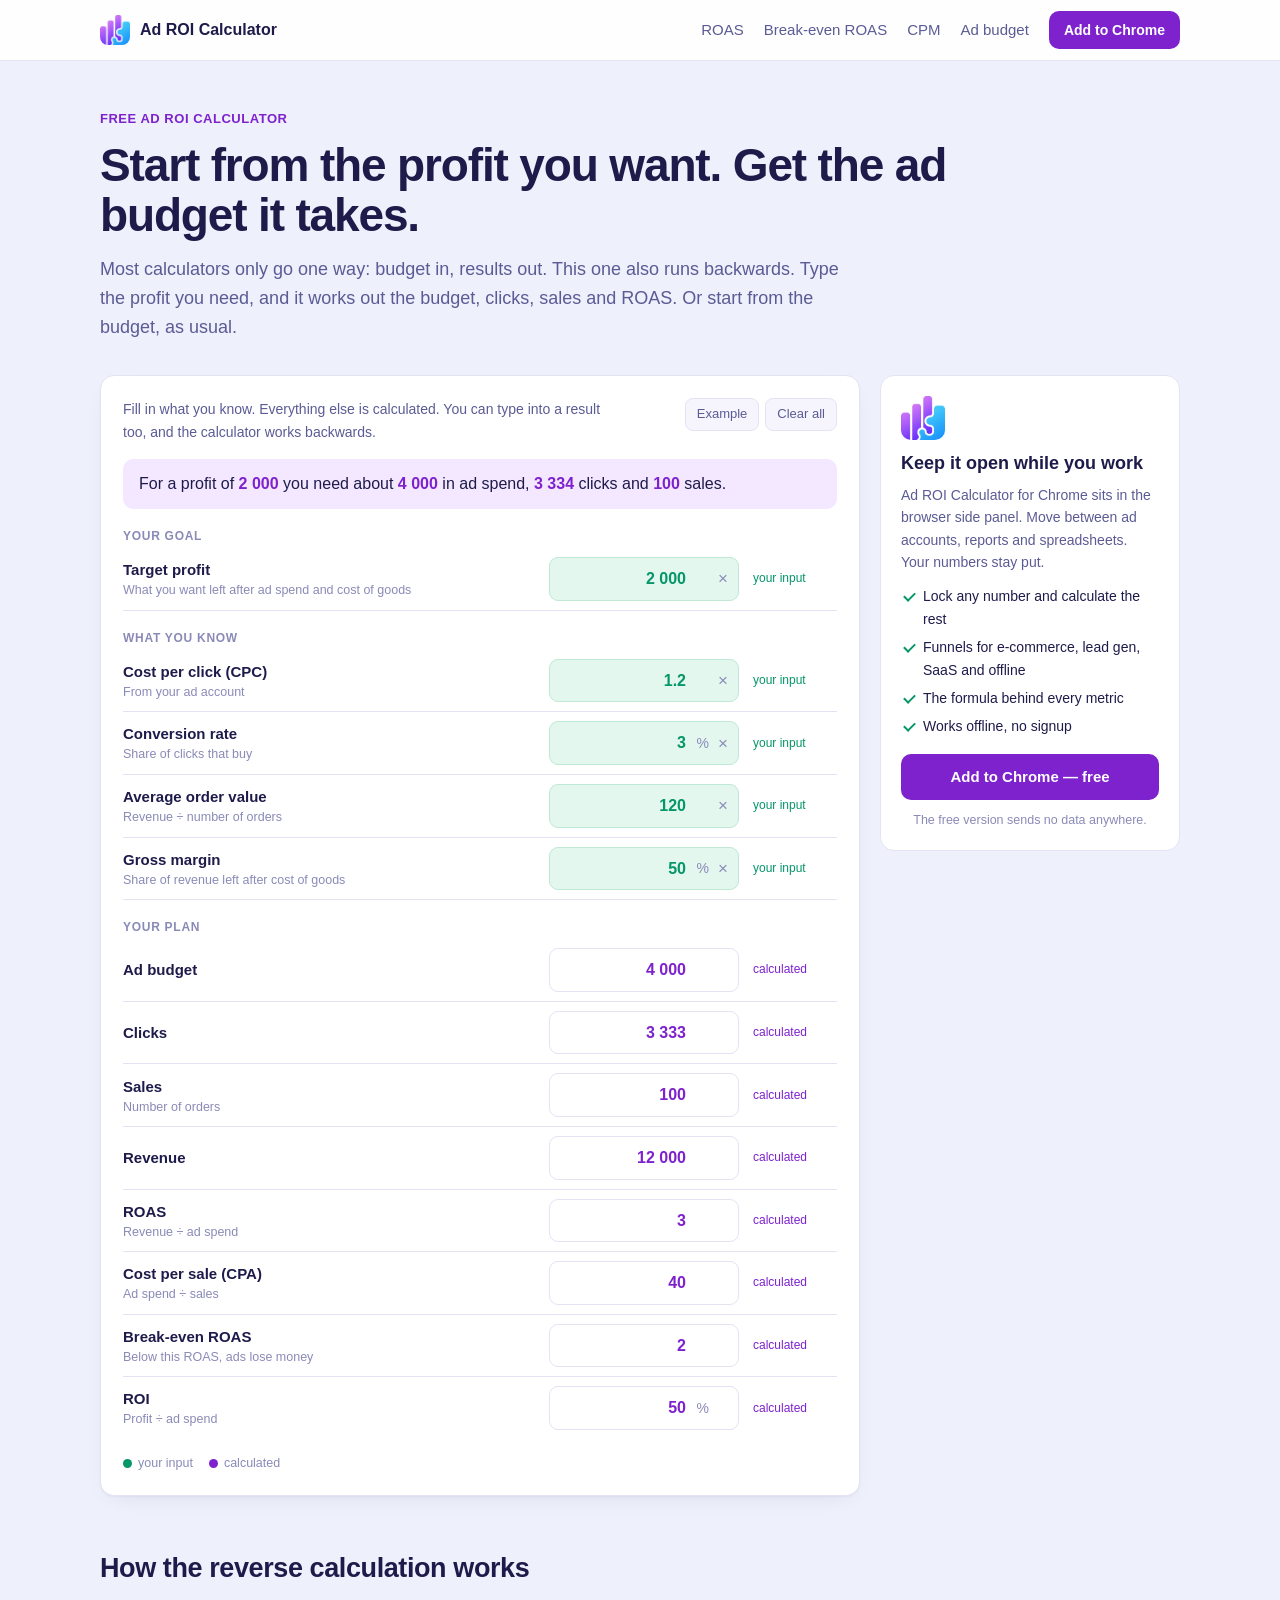
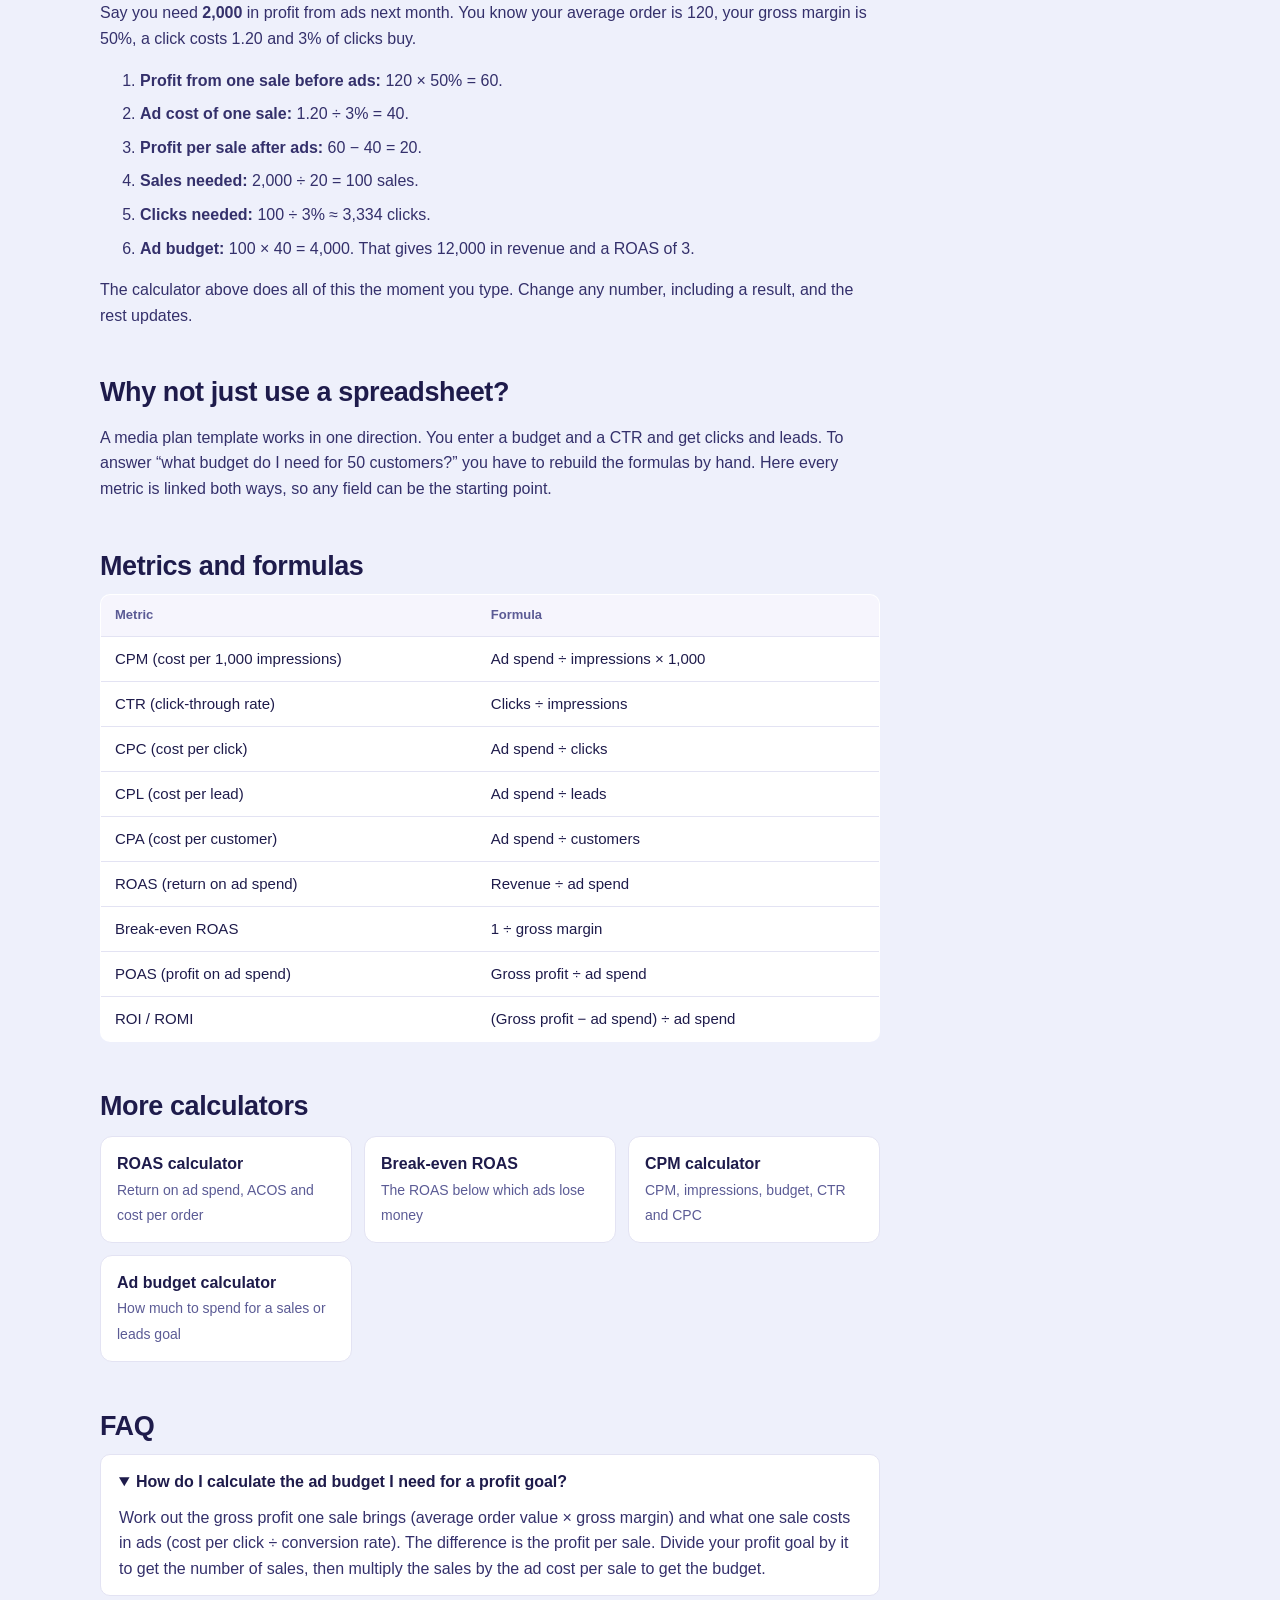
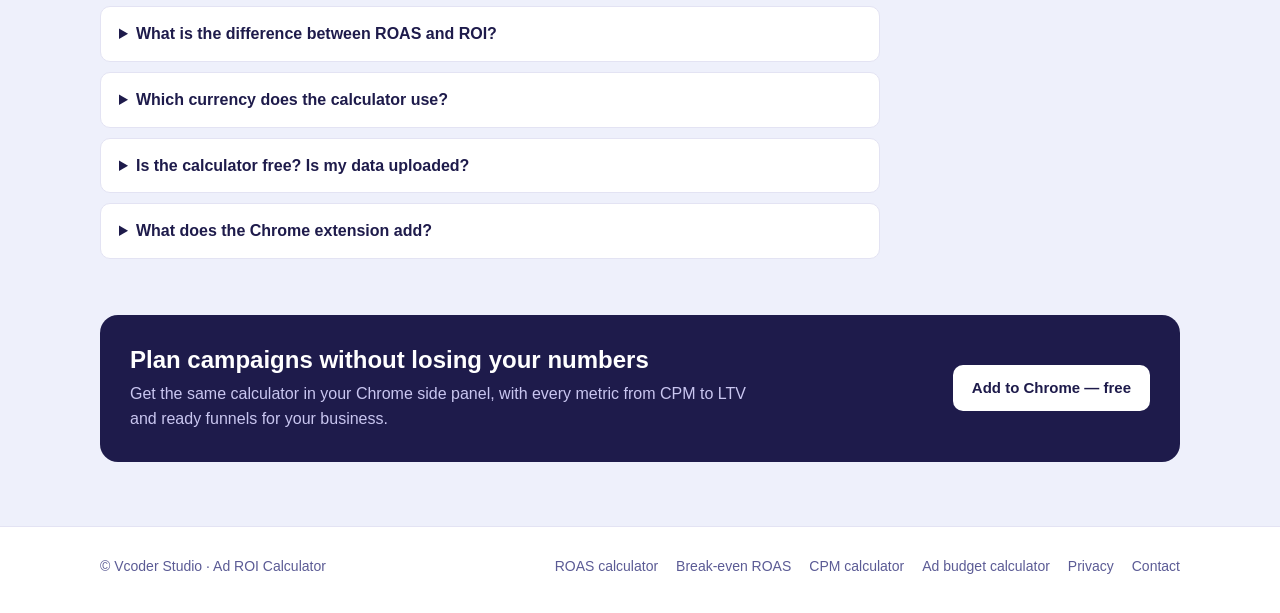
<file: index.html>
<!doctype html>
<html lang="en">
<head>
  <!-- Google tag (gtag.js) -->
  <script async src="https://www.googletagmanager.com/gtag/js?id=G-NF2C7RS9Q4"></script>
  <script>
    window.dataLayer = window.dataLayer || [];
    function gtag(){dataLayer.push(arguments);}
    gtag('js', new Date());

    gtag('config', 'G-NF2C7RS9Q4');
  </script>
  <meta charset="utf-8">
  <meta name="viewport" content="width=device-width, initial-scale=1">
  <title>Ad ROI Calculator – Work Backwards From the Profit You Want</title>
  <meta name="description" content="Free ad ROI calculator that also runs backwards: enter the profit or sales you need and get the ad budget, clicks, ROAS and CPA it takes. No signup, nothing is uploaded.">
  <link rel="canonical" href="https://vcoder-studio.github.io/ad-roi-calculator/">
  <meta name="google-site-verification" content="jdac_irInNbi9tqHy68f69S27WGgbr_Gbb4qhigbGtE">
  <link rel="icon" href="assets/favicon.png">
  <link rel="stylesheet" href="assets/style.css">
  <meta property="og:type" content="website">
  <meta property="og:title" content="Ad ROI Calculator – start from the profit you want">
  <meta property="og:description" content="Type the profit you need, get the ad budget, clicks and ROAS it takes. Free, in your browser.">
  <meta property="og:url" content="https://vcoder-studio.github.io/ad-roi-calculator/">
  <meta property="og:image" content="https://vcoder-studio.github.io/ad-roi-calculator/assets/icon.png">
  <script type="application/ld+json">
  {
    "@context": "https://schema.org",
    "@type": "WebApplication",
    "name": "Ad ROI Calculator",
    "url": "https://vcoder-studio.github.io/ad-roi-calculator/",
    "applicationCategory": "BusinessApplication",
    "operatingSystem": "Any (web browser)",
    "description": "Ad ROI and media plan calculator that works in both directions: from budget to results, or from a profit or sales goal back to the budget, clicks and ROAS it takes.",
    "offers": { "@type": "Offer", "price": "0", "priceCurrency": "USD" }
  }
  </script>
  <script type="application/ld+json">
  {
    "@context": "https://schema.org",
    "@type": "FAQPage",
    "mainEntity": [
      { "@type": "Question", "name": "How do I calculate the ad budget I need for a profit goal?",
        "acceptedAnswer": { "@type": "Answer", "text": "Work out the gross profit one sale brings (average order value × gross margin) and what one sale costs in ads (cost per click ÷ conversion rate). The difference is the profit per sale. Divide your profit goal by it to get the number of sales, then multiply the sales by the ad cost per sale to get the budget." } },
      { "@type": "Question", "name": "What is the difference between ROAS and ROI?",
        "acceptedAnswer": { "@type": "Answer", "text": "ROAS is revenue divided by ad spend. It ignores what the goods cost you. ROI (also called ROMI here) is net profit divided by ad spend: revenue × gross margin − ad spend, divided by ad spend. A campaign can have a ROAS above 1 and still lose money." } },
      { "@type": "Question", "name": "Which currency does the calculator use?",
        "acceptedAnswer": { "@type": "Answer", "text": "Any. Enter all money values in the same currency and the results come out in that currency." } },
      { "@type": "Question", "name": "Is the calculator free? Is my data uploaded?",
        "acceptedAnswer": { "@type": "Answer", "text": "Yes, it is free and needs no signup. All calculations run in your browser. The numbers you type are not sent anywhere." } },
      { "@type": "Question", "name": "What does the Chrome extension add?",
        "acceptedAnswer": { "@type": "Answer", "text": "The free Ad ROI Calculator extension opens in the browser side panel and stays open while you switch tabs, so your numbers are not lost. It covers many more metrics and has ready funnels for e-commerce, lead generation, SaaS and offline sales. You can lock any value and let it calculate the rest. PRO adds side-by-side scenario comparison, unlimited saved plans and copying a whole plan." } }
    ]
  }
  </script>
</head>
<body>
  <header class="site-head">
    <div class="wrap head-row">
      <a class="brand" href="./"><img src="assets/icon.png" alt="" width="30" height="30"> Ad ROI Calculator</a>
      <nav class="site-nav" aria-label="Calculators">
        <a href="roas-calculator/">ROAS</a>
        <a href="break-even-roas-calculator/">Break-even ROAS</a>
        <a href="cpm-calculator/">CPM</a>
        <a href="ad-budget-calculator/">Ad budget</a>
        <a class="btn btn-primary btn-small" href="https://chromewebstore.google.com/detail/fnnnlndhfjnbdaienmlfkkcjajhhiaon?utm_source=site-home">Add to Chrome</a>
      </nav>
    </div>
  </header>

  <main class="wrap">
    <section class="hero">
      <p class="eyebrow">Free ad ROI calculator</p>
      <h1>Start from the profit you want. Get the ad budget it takes.</h1>
      <p class="lead">Most calculators only go one way: budget in, results out. This one also runs backwards. Type the profit you need, and it works out the budget, clicks, sales and ROAS. Or start from the budget, as usual.</p>
    </section>

    <div class="tool">
      <div id="plan"></div>
      <aside class="promo">
        <img src="assets/icon.png" alt="" width="44" height="44">
        <h2>Keep it open while you work</h2>
        <p>Ad ROI Calculator for Chrome sits in the browser side panel. Move between ad accounts, reports and spreadsheets. Your numbers stay put.</p>
        <ul>
          <li>Lock any number and calculate the rest</li>
          <li>Funnels for e-commerce, lead gen, SaaS and offline</li>
          <li>The formula behind every metric</li>
          <li>Works offline, no signup</li>
        </ul>
        <a class="btn btn-primary" href="https://chromewebstore.google.com/detail/fnnnlndhfjnbdaienmlfkkcjajhhiaon?utm_source=site-home">Add to Chrome — free</a>
        <p class="fine">The free version sends no data anywhere.</p>
      </aside>
    </div>

    <article class="prose">
      <h2>How the reverse calculation works</h2>
      <p>Say you need <strong>2,000</strong> in profit from ads next month. You know your average order is 120, your gross margin is 50%, a click costs 1.20 and 3% of clicks buy.</p>
      <ol>
        <li><strong>Profit from one sale before ads:</strong> 120 × 50% = 60.</li>
        <li><strong>Ad cost of one sale:</strong> 1.20 ÷ 3% = 40.</li>
        <li><strong>Profit per sale after ads:</strong> 60 − 40 = 20.</li>
        <li><strong>Sales needed:</strong> 2,000 ÷ 20 = 100 sales.</li>
        <li><strong>Clicks needed:</strong> 100 ÷ 3% ≈ 3,334 clicks.</li>
        <li><strong>Ad budget:</strong> 100 × 40 = 4,000. That gives 12,000 in revenue and a ROAS of 3.</li>
      </ol>
      <p>The calculator above does all of this the moment you type. Change any number, including a result, and the rest updates.</p>

      <h2>Why not just use a spreadsheet?</h2>
      <p>A media plan template works in one direction. You enter a budget and a CTR and get clicks and leads. To answer “what budget do I need for 50 customers?” you have to rebuild the formulas by hand. Here every metric is linked both ways, so any field can be the starting point.</p>

      <h2>Metrics and formulas</h2>
      <table>
        <thead><tr><th>Metric</th><th>Formula</th></tr></thead>
        <tbody>
          <tr><td>CPM (cost per 1,000 impressions)</td><td>Ad spend ÷ impressions × 1,000</td></tr>
          <tr><td>CTR (click-through rate)</td><td>Clicks ÷ impressions</td></tr>
          <tr><td>CPC (cost per click)</td><td>Ad spend ÷ clicks</td></tr>
          <tr><td>CPL (cost per lead)</td><td>Ad spend ÷ leads</td></tr>
          <tr><td>CPA (cost per customer)</td><td>Ad spend ÷ customers</td></tr>
          <tr><td>ROAS (return on ad spend)</td><td>Revenue ÷ ad spend</td></tr>
          <tr><td>Break-even ROAS</td><td>1 ÷ gross margin</td></tr>
          <tr><td>POAS (profit on ad spend)</td><td>Gross profit ÷ ad spend</td></tr>
          <tr><td>ROI / ROMI</td><td>(Gross profit − ad spend) ÷ ad spend</td></tr>
        </tbody>
      </table>

      <h2>More calculators</h2>
      <div class="related">
        <a href="roas-calculator/"><strong>ROAS calculator</strong><span>Return on ad spend, ACOS and cost per order</span></a>
        <a href="break-even-roas-calculator/"><strong>Break-even ROAS</strong><span>The ROAS below which ads lose money</span></a>
        <a href="cpm-calculator/"><strong>CPM calculator</strong><span>CPM, impressions, budget, CTR and CPC</span></a>
        <a href="ad-budget-calculator/"><strong>Ad budget calculator</strong><span>How much to spend for a sales or leads goal</span></a>
      </div>

      <h2>FAQ</h2>
      <div class="faq">
        <details open><summary>How do I calculate the ad budget I need for a profit goal?</summary>
          <p>Work out the gross profit one sale brings (average order value × gross margin) and what one sale costs in ads (cost per click ÷ conversion rate). The difference is the profit per sale. Divide your profit goal by it to get the number of sales, then multiply the sales by the ad cost per sale to get the budget.</p></details>
        <details><summary>What is the difference between ROAS and ROI?</summary>
          <p>ROAS is revenue divided by ad spend. It ignores what the goods cost you. ROI (also called ROMI here) is net profit divided by ad spend: revenue × gross margin − ad spend, divided by ad spend. A campaign can have a ROAS above 1 and still lose money.</p></details>
        <details><summary>Which currency does the calculator use?</summary>
          <p>Any. Enter all money values in the same currency and the results come out in that currency.</p></details>
        <details><summary>Is the calculator free? Is my data uploaded?</summary>
          <p>Yes, it is free and needs no signup. All calculations run in your browser. The numbers you type are not sent anywhere.</p></details>
        <details><summary>What does the Chrome extension add?</summary>
          <p>The free Ad ROI Calculator extension opens in the browser side panel and stays open while you switch tabs, so your numbers are not lost. It covers many more metrics and has ready funnels for e-commerce, lead generation, SaaS and offline sales. You can lock any value and let it calculate the rest. PRO adds side-by-side scenario comparison, unlimited saved plans and copying a whole plan.</p></details>
      </div>
    </article>

    <section class="cta-band">
      <div>
        <h2>Plan campaigns without losing your numbers</h2>
        <p>Get the same calculator in your Chrome side panel, with every metric from CPM to LTV and ready funnels for your business.</p>
      </div>
      <a class="btn btn-primary" href="https://chromewebstore.google.com/detail/fnnnlndhfjnbdaienmlfkkcjajhhiaon?utm_source=site-home">Add to Chrome — free</a>
    </section>
  </main>

  <footer class="site-foot">
    <div class="wrap foot-grid">
      <span>© Vcoder Studio · Ad ROI Calculator</span>
      <nav class="foot-links" aria-label="Footer">
        <a href="roas-calculator/">ROAS calculator</a>
        <a href="break-even-roas-calculator/">Break-even ROAS</a>
        <a href="cpm-calculator/">CPM calculator</a>
        <a href="ad-budget-calculator/">Ad budget calculator</a>
        <a href="privacy.html">Privacy</a>
        <a href="mailto:client.care@tutamail.com?subject=Ad%20ROI%20Calculator">Contact</a>
      </nav>
    </div>
  </footer>

  <script type="module">
    import { mountCalculator, fmt } from './assets/app.js';
    mountCalculator(document.getElementById('plan'), {
      fields: [
        { heading: 'Your goal' },
        { key: 'net_profit', label: 'Target profit', hint: 'What you want left after ad spend and cost of goods' },
        { heading: 'What you know' },
        { key: 'cpc', label: 'Cost per click (CPC)', hint: 'From your ad account' },
        { key: 'cvr', label: 'Conversion rate', hint: 'Share of clicks that buy' },
        { key: 'aov', label: 'Average order value', hint: 'Revenue ÷ number of orders' },
        { key: 'gross_margin', label: 'Gross margin', hint: 'Share of revenue left after cost of goods' },
        { heading: 'Your plan' },
        { key: 'ad_spend', label: 'Ad budget' },
        { key: 'clicks', label: 'Clicks' },
        { key: 'purchases', label: 'Sales', hint: 'Number of orders' },
        { key: 'revenue', label: 'Revenue' },
        { key: 'roas', label: 'ROAS', hint: 'Revenue ÷ ad spend' },
        { key: 'cpo', label: 'Cost per sale (CPA)', hint: 'Ad spend ÷ sales' },
        { key: 'break_even_roas', label: 'Break-even ROAS', hint: 'Below this ROAS, ads lose money' },
        { key: 'romi', label: 'ROI', hint: 'Profit ÷ ad spend' }
      ],
      example: { net_profit: 2000, cpc: 1.2, cvr: 0.03, aov: 120, gross_margin: 0.5 },
      summary: v => v.ad_spend > 0 && v.clicks !== undefined && v.purchases !== undefined && v.net_profit > 0
        ? `For a profit of <strong>${fmt(v.net_profit, 'currency')}</strong> you need about <strong>${fmt(v.ad_spend, 'currency')}</strong> in ad spend, <strong>${fmt(Math.ceil(v.clicks))}</strong> clicks and <strong>${fmt(Math.ceil(v.purchases))}</strong> sales.`
        : v.roas !== undefined && v.break_even_roas !== undefined
        ? `ROAS <strong>${fmt(v.roas, 'float')}×</strong> against a break-even ROAS of <strong>${fmt(v.break_even_roas, 'float')}×</strong>: ${v.roas >= v.break_even_roas ? 'the ads pay for themselves.' : 'the ads lose money.'}`
        : ''
    });
  </script>
</body>
</html>
</file>
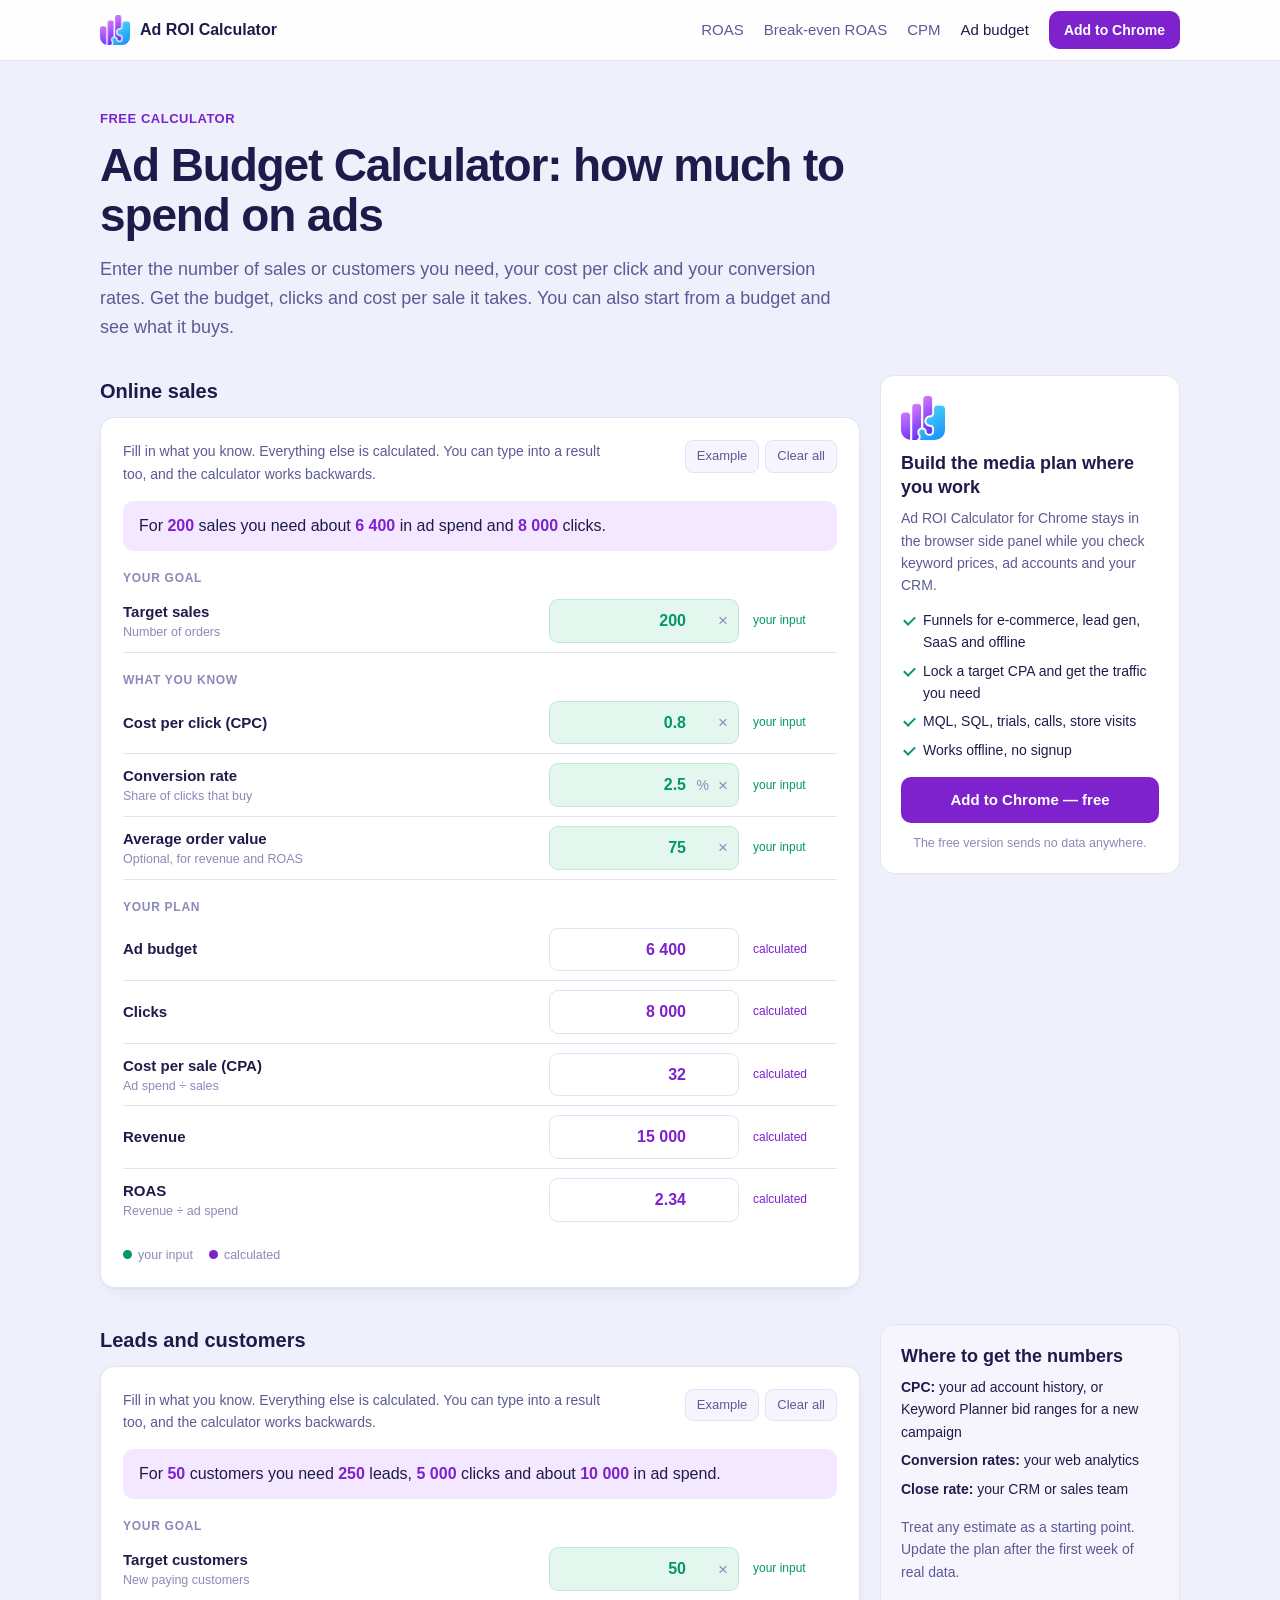
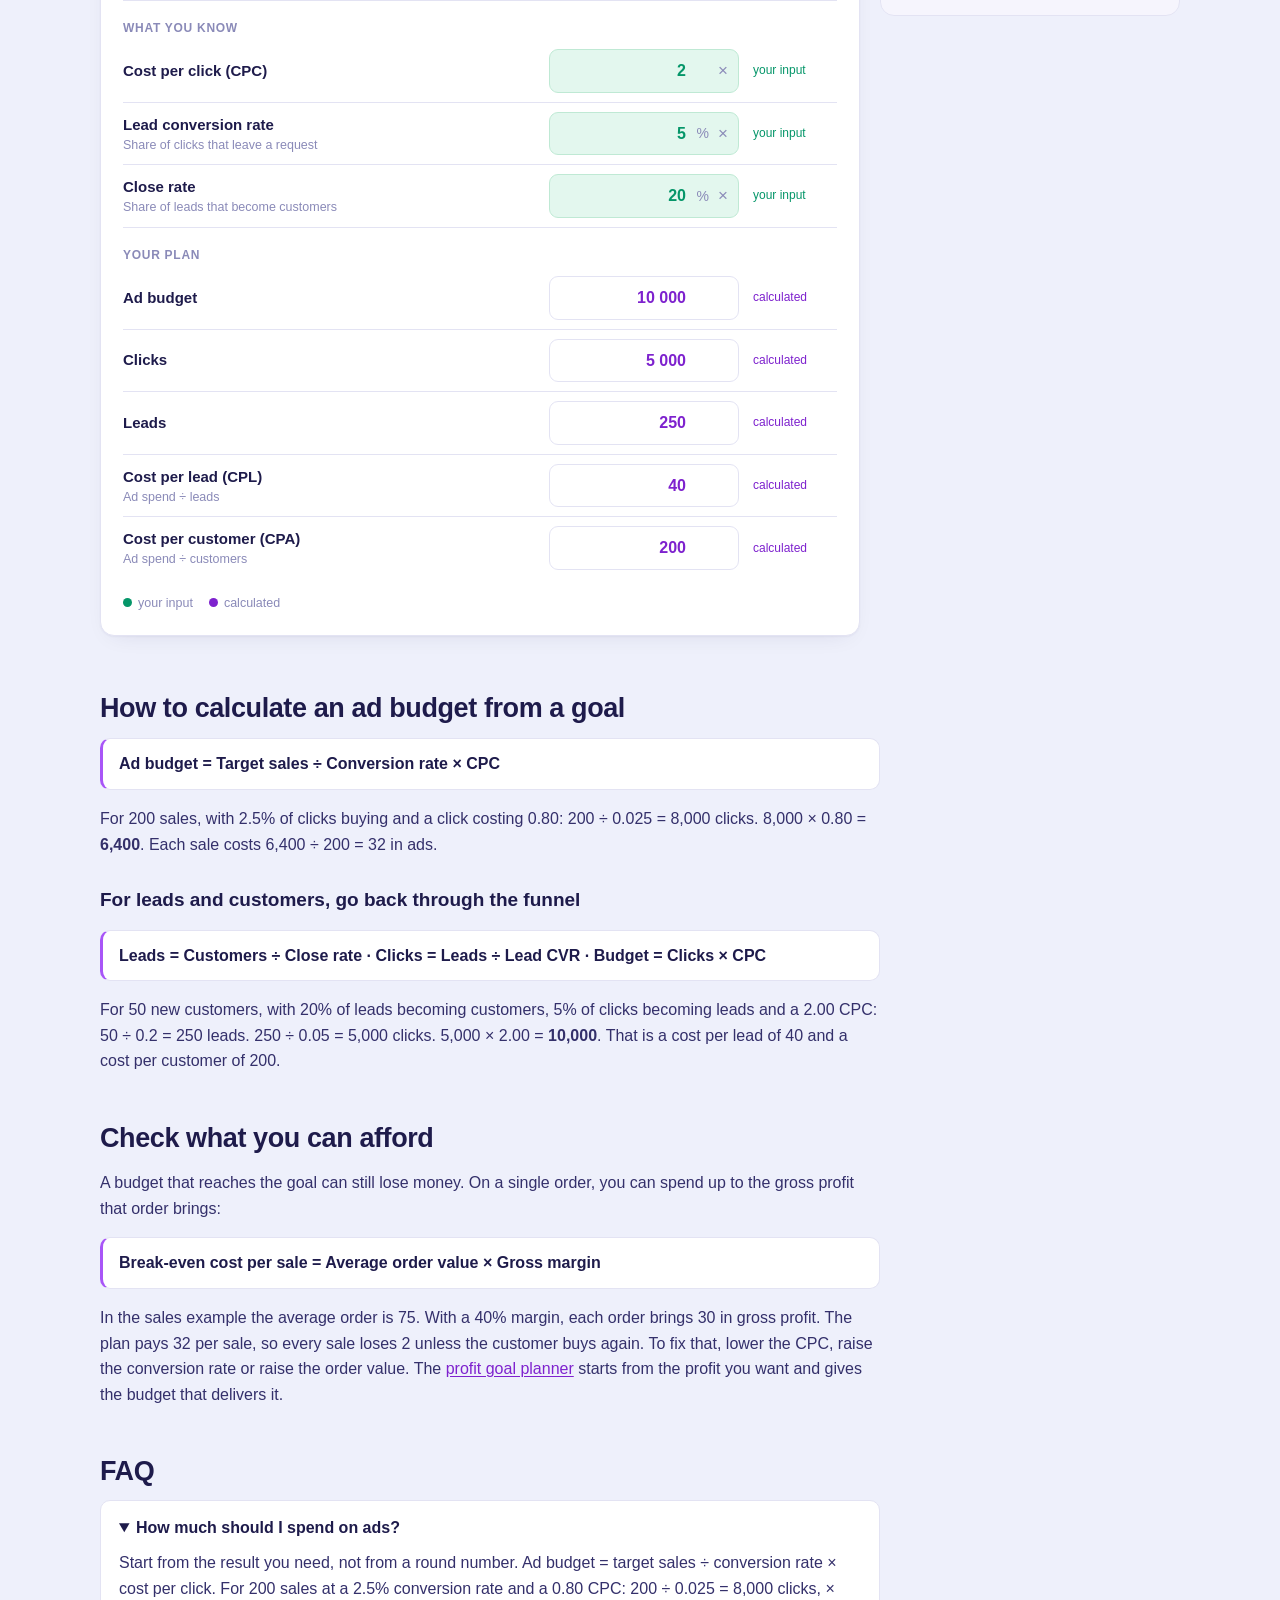
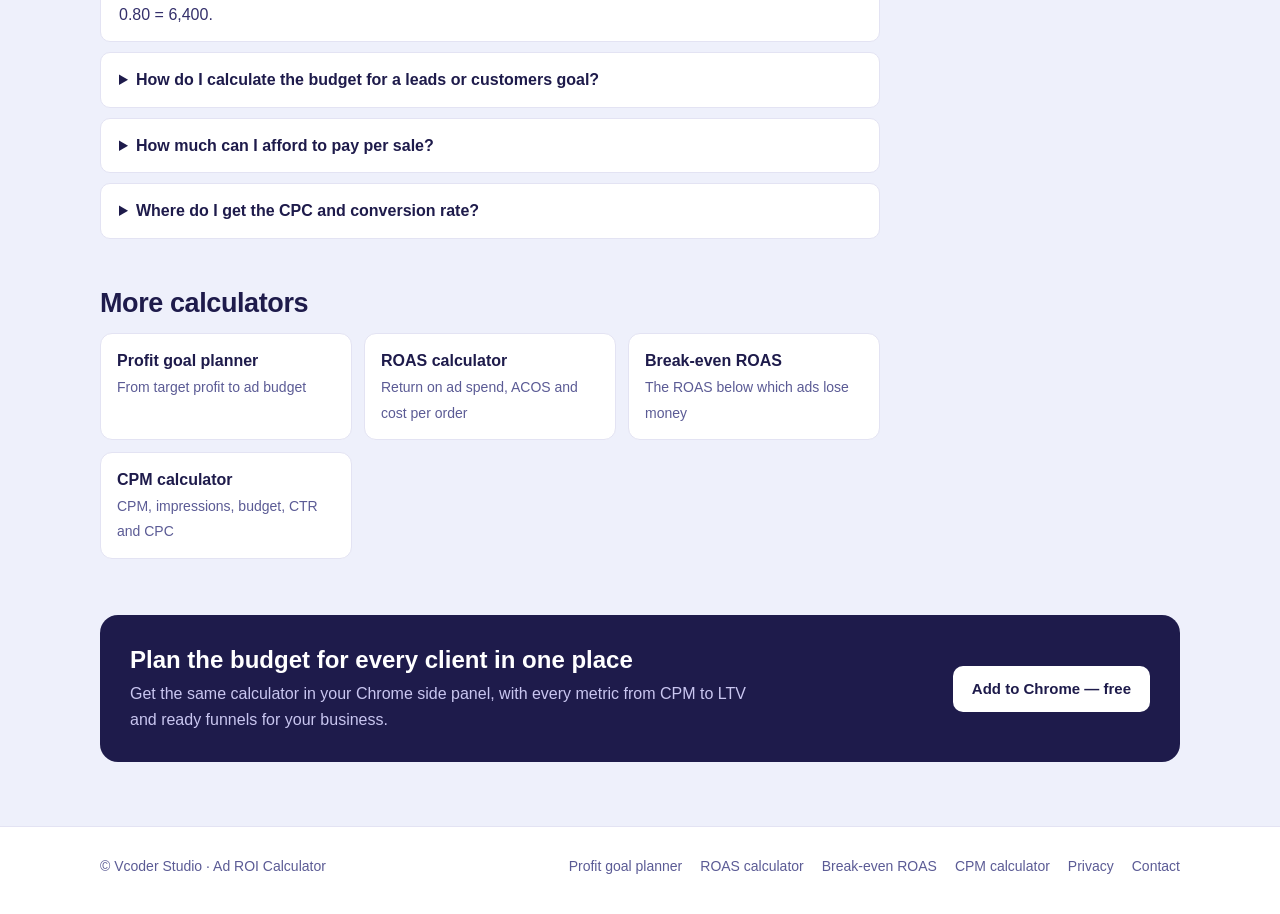
<file: ad-budget-calculator/index.html>
<!doctype html>
<html lang="en">
<head>
  <!-- Google tag (gtag.js) -->
  <script async src="https://www.googletagmanager.com/gtag/js?id=G-NF2C7RS9Q4"></script>
  <script>
    window.dataLayer = window.dataLayer || [];
    function gtag(){dataLayer.push(arguments);}
    gtag('js', new Date());

    gtag('config', 'G-NF2C7RS9Q4');
  </script>
  <meta charset="utf-8">
  <meta name="viewport" content="width=device-width, initial-scale=1">
  <title>Ad Budget Calculator – How Much to Spend on Ads to Hit Your Goal</title>
  <meta name="description" content="Free ad budget calculator: enter the number of sales, leads or customers you need, your CPC and conversion rate, and get the ad budget, clicks, CPL and CPA it takes.">
  <link rel="canonical" href="https://vcoder-studio.github.io/ad-roi-calculator/ad-budget-calculator/">
  <link rel="icon" href="../assets/favicon.png">
  <link rel="stylesheet" href="../assets/style.css">
  <meta property="og:type" content="website">
  <meta property="og:title" content="Ad Budget Calculator – how much to spend on ads">
  <meta property="og:description" content="From a sales or leads goal to the ad budget it takes. Free, in your browser.">
  <meta property="og:url" content="https://vcoder-studio.github.io/ad-roi-calculator/ad-budget-calculator/">
  <meta property="og:image" content="https://vcoder-studio.github.io/ad-roi-calculator/assets/icon.png">
  <script type="application/ld+json">
  {
    "@context": "https://schema.org",
    "@type": "WebApplication",
    "name": "Ad Budget Calculator",
    "url": "https://vcoder-studio.github.io/ad-roi-calculator/ad-budget-calculator/",
    "applicationCategory": "BusinessApplication",
    "operatingSystem": "Any (web browser)",
    "description": "Calculates the ad budget and clicks needed to reach a target number of sales, leads or customers, with cost per lead and cost per customer.",
    "offers": { "@type": "Offer", "price": "0", "priceCurrency": "USD" }
  }
  </script>
  <script type="application/ld+json">
  {
    "@context": "https://schema.org",
    "@type": "FAQPage",
    "mainEntity": [
      { "@type": "Question", "name": "How much should I spend on ads?",
        "acceptedAnswer": { "@type": "Answer", "text": "Start from the result you need, not from a round number. Ad budget = target sales ÷ conversion rate × cost per click. For 200 sales at a 2.5% conversion rate and a 0.80 CPC: 200 ÷ 0.025 = 8,000 clicks, × 0.80 = 6,400." } },
      { "@type": "Question", "name": "How do I calculate the budget for a leads or customers goal?",
        "acceptedAnswer": { "@type": "Answer", "text": "Go back through the funnel. Customers ÷ close rate = leads needed. Leads ÷ lead conversion rate = clicks needed. Clicks × CPC = budget. For 50 customers at a 20% close rate, 5% lead conversion and a 2.00 CPC: 250 leads, 5,000 clicks, a budget of 10,000." } },
      { "@type": "Question", "name": "How much can I afford to pay per sale?",
        "acceptedAnswer": { "@type": "Answer", "text": "On a single order, up to the gross profit that order brings: average order value × gross margin. With a 75 average order and a 40% margin, a cost per sale above 30 loses money unless customers buy again." } },
      { "@type": "Question", "name": "Where do I get the CPC and conversion rate?",
        "acceptedAnswer": { "@type": "Answer", "text": "Best from your own history: CPC from your ad account, conversion rate from your analytics, close rate from your CRM. For a new campaign, Google Ads Keyword Planner shows bid ranges for keywords; treat any estimate as a starting point and update the plan after the first week of data." } }
    ]
  }
  </script>
</head>
<body>
  <header class="site-head">
    <div class="wrap head-row">
      <a class="brand" href="../"><img src="../assets/icon.png" alt="" width="30" height="30"> Ad ROI Calculator</a>
      <nav class="site-nav" aria-label="Calculators">
        <a href="../roas-calculator/">ROAS</a>
        <a href="../break-even-roas-calculator/">Break-even ROAS</a>
        <a href="../cpm-calculator/">CPM</a>
        <a href="../ad-budget-calculator/" aria-current="page">Ad budget</a>
        <a class="btn btn-primary btn-small" href="https://chromewebstore.google.com/detail/fnnnlndhfjnbdaienmlfkkcjajhhiaon?utm_source=site-budget">Add to Chrome</a>
      </nav>
    </div>
  </header>

  <main class="wrap">
    <section class="hero">
      <p class="eyebrow">Free calculator</p>
      <h1>Ad Budget Calculator: how much to spend on ads</h1>
      <p class="lead">Enter the number of sales or customers you need, your cost per click and your conversion rates. Get the budget, clicks and cost per sale it takes. You can also start from a budget and see what it buys.</p>
    </section>

    <div class="tool">
      <div>
        <h2 class="tool-title">Online sales</h2>
        <div id="sales"></div>
      </div>
      <aside class="promo">
        <img src="../assets/icon.png" alt="" width="44" height="44">
        <h2>Build the media plan where you work</h2>
        <p>Ad ROI Calculator for Chrome stays in the browser side panel while you check keyword prices, ad accounts and your CRM.</p>
        <ul>
          <li>Funnels for e-commerce, lead gen, SaaS and offline</li>
          <li>Lock a target CPA and get the traffic you need</li>
          <li>MQL, SQL, trials, calls, store visits</li>
          <li>Works offline, no signup</li>
        </ul>
        <a class="btn btn-primary" href="https://chromewebstore.google.com/detail/fnnnlndhfjnbdaienmlfkkcjajhhiaon?utm_source=site-budget">Add to Chrome — free</a>
        <p class="fine">The free version sends no data anywhere.</p>
      </aside>
    </div>

    <div class="tool">
      <div>
        <h2 class="tool-title">Leads and customers</h2>
        <div id="leads"></div>
      </div>
      <aside class="promo promo-quiet">
        <h2>Where to get the numbers</h2>
        <ul>
          <li><strong>CPC:</strong> your ad account history, or Keyword Planner bid ranges for a new campaign</li>
          <li><strong>Conversion rates:</strong> your web analytics</li>
          <li><strong>Close rate:</strong> your CRM or sales team</li>
        </ul>
        <p>Treat any estimate as a starting point. Update the plan after the first week of real data.</p>
      </aside>
    </div>

    <article class="prose">
      <h2>How to calculate an ad budget from a goal</h2>
      <span class="formula">Ad budget = Target sales ÷ Conversion rate × CPC</span>
      <p>For 200 sales, with 2.5% of clicks buying and a click costing 0.80: 200 ÷ 0.025 = 8,000 clicks. 8,000 × 0.80 = <strong>6,400</strong>. Each sale costs 6,400 ÷ 200 = 32 in ads.</p>

      <h3>For leads and customers, go back through the funnel</h3>
      <span class="formula">Leads = Customers ÷ Close rate · Clicks = Leads ÷ Lead CVR · Budget = Clicks × CPC</span>
      <p>For 50 new customers, with 20% of leads becoming customers, 5% of clicks becoming leads and a 2.00 CPC: 50 ÷ 0.2 = 250 leads. 250 ÷ 0.05 = 5,000 clicks. 5,000 × 2.00 = <strong>10,000</strong>. That is a cost per lead of 40 and a cost per customer of 200.</p>

      <h2>Check what you can afford</h2>
      <p>A budget that reaches the goal can still lose money. On a single order, you can spend up to the gross profit that order brings:</p>
      <span class="formula">Break-even cost per sale = Average order value × Gross margin</span>
      <p>In the sales example the average order is 75. With a 40% margin, each order brings 30 in gross profit. The plan pays 32 per sale, so every sale loses 2 unless the customer buys again. To fix that, lower the CPC, raise the conversion rate or raise the order value. The <a href="../">profit goal planner</a> starts from the profit you want and gives the budget that delivers it.</p>

      <h2>FAQ</h2>
      <div class="faq">
        <details open><summary>How much should I spend on ads?</summary>
          <p>Start from the result you need, not from a round number. Ad budget = target sales ÷ conversion rate × cost per click. For 200 sales at a 2.5% conversion rate and a 0.80 CPC: 200 ÷ 0.025 = 8,000 clicks, × 0.80 = 6,400.</p></details>
        <details><summary>How do I calculate the budget for a leads or customers goal?</summary>
          <p>Go back through the funnel. Customers ÷ close rate = leads needed. Leads ÷ lead conversion rate = clicks needed. Clicks × CPC = budget. For 50 customers at a 20% close rate, 5% lead conversion and a 2.00 CPC: 250 leads, 5,000 clicks, a budget of 10,000.</p></details>
        <details><summary>How much can I afford to pay per sale?</summary>
          <p>On a single order, up to the gross profit that order brings: average order value × gross margin. With a 75 average order and a 40% margin, a cost per sale above 30 loses money unless customers buy again.</p></details>
        <details><summary>Where do I get the CPC and conversion rate?</summary>
          <p>Best from your own history: CPC from your ad account, conversion rate from your analytics, close rate from your CRM. For a new campaign, Google Ads Keyword Planner shows bid ranges for keywords; treat any estimate as a starting point and update the plan after the first week of data.</p></details>
      </div>

      <h2>More calculators</h2>
      <div class="related">
        <a href="../"><strong>Profit goal planner</strong><span>From target profit to ad budget</span></a>
        <a href="../roas-calculator/"><strong>ROAS calculator</strong><span>Return on ad spend, ACOS and cost per order</span></a>
        <a href="../break-even-roas-calculator/"><strong>Break-even ROAS</strong><span>The ROAS below which ads lose money</span></a>
        <a href="../cpm-calculator/"><strong>CPM calculator</strong><span>CPM, impressions, budget, CTR and CPC</span></a>
      </div>
    </article>

    <section class="cta-band">
      <div>
        <h2>Plan the budget for every client in one place</h2>
        <p>Get the same calculator in your Chrome side panel, with every metric from CPM to LTV and ready funnels for your business.</p>
      </div>
      <a class="btn btn-primary" href="https://chromewebstore.google.com/detail/fnnnlndhfjnbdaienmlfkkcjajhhiaon?utm_source=site-budget">Add to Chrome — free</a>
    </section>
  </main>

  <footer class="site-foot">
    <div class="wrap foot-grid">
      <span>© Vcoder Studio · Ad ROI Calculator</span>
      <nav class="foot-links" aria-label="Footer">
        <a href="../">Profit goal planner</a>
        <a href="../roas-calculator/">ROAS calculator</a>
        <a href="../break-even-roas-calculator/">Break-even ROAS</a>
        <a href="../cpm-calculator/">CPM calculator</a>
        <a href="../privacy.html">Privacy</a>
        <a href="mailto:client.care@tutamail.com?subject=Ad%20ROI%20Calculator">Contact</a>
      </nav>
    </div>
  </footer>

  <script type="module">
    import { mountCalculator, fmt } from '../assets/app.js';
    mountCalculator(document.getElementById('sales'), {
      fields: [
        { heading: 'Your goal' },
        { key: 'purchases', label: 'Target sales', hint: 'Number of orders' },
        { heading: 'What you know' },
        { key: 'cpc', label: 'Cost per click (CPC)' },
        { key: 'cvr', label: 'Conversion rate', hint: 'Share of clicks that buy' },
        { key: 'aov', label: 'Average order value', hint: 'Optional, for revenue and ROAS' },
        { heading: 'Your plan' },
        { key: 'ad_spend', label: 'Ad budget' },
        { key: 'clicks', label: 'Clicks' },
        { key: 'cpo', label: 'Cost per sale (CPA)', hint: 'Ad spend ÷ sales' },
        { key: 'revenue', label: 'Revenue' },
        { key: 'roas', label: 'ROAS', hint: 'Revenue ÷ ad spend' }
      ],
      example: { purchases: 200, cpc: 0.8, cvr: 0.025, aov: 75 },
      summary: v => v.ad_spend > 0 && v.purchases > 0 && v.clicks !== undefined
        ? `For <strong>${fmt(Math.ceil(v.purchases))}</strong> sales you need about <strong>${fmt(v.ad_spend, 'currency')}</strong> in ad spend and <strong>${fmt(Math.ceil(v.clicks))}</strong> clicks.`
        : ''
    });
    mountCalculator(document.getElementById('leads'), {
      fields: [
        { heading: 'Your goal' },
        { key: 'purchases', label: 'Target customers', hint: 'New paying customers' },
        { heading: 'What you know' },
        { key: 'cpc', label: 'Cost per click (CPC)' },
        { key: 'cvr_lead', label: 'Lead conversion rate', hint: 'Share of clicks that leave a request' },
        { key: 'close_rate', label: 'Close rate', hint: 'Share of leads that become customers' },
        { heading: 'Your plan' },
        { key: 'ad_spend', label: 'Ad budget' },
        { key: 'clicks', label: 'Clicks' },
        { key: 'leads', label: 'Leads' },
        { key: 'cpl', label: 'Cost per lead (CPL)', hint: 'Ad spend ÷ leads' },
        { key: 'cpa', label: 'Cost per customer (CPA)', hint: 'Ad spend ÷ customers' }
      ],
      example: { purchases: 50, cpc: 2, cvr_lead: 0.05, close_rate: 0.2 },
      summary: v => v.ad_spend > 0 && v.purchases > 0 && v.leads !== undefined && v.clicks !== undefined
        ? `For <strong>${fmt(Math.ceil(v.purchases))}</strong> customers you need <strong>${fmt(Math.ceil(v.leads))}</strong> leads, <strong>${fmt(Math.ceil(v.clicks))}</strong> clicks and about <strong>${fmt(v.ad_spend, 'currency')}</strong> in ad spend.`
        : ''
    });
  </script>
</body>
</html>
</file>
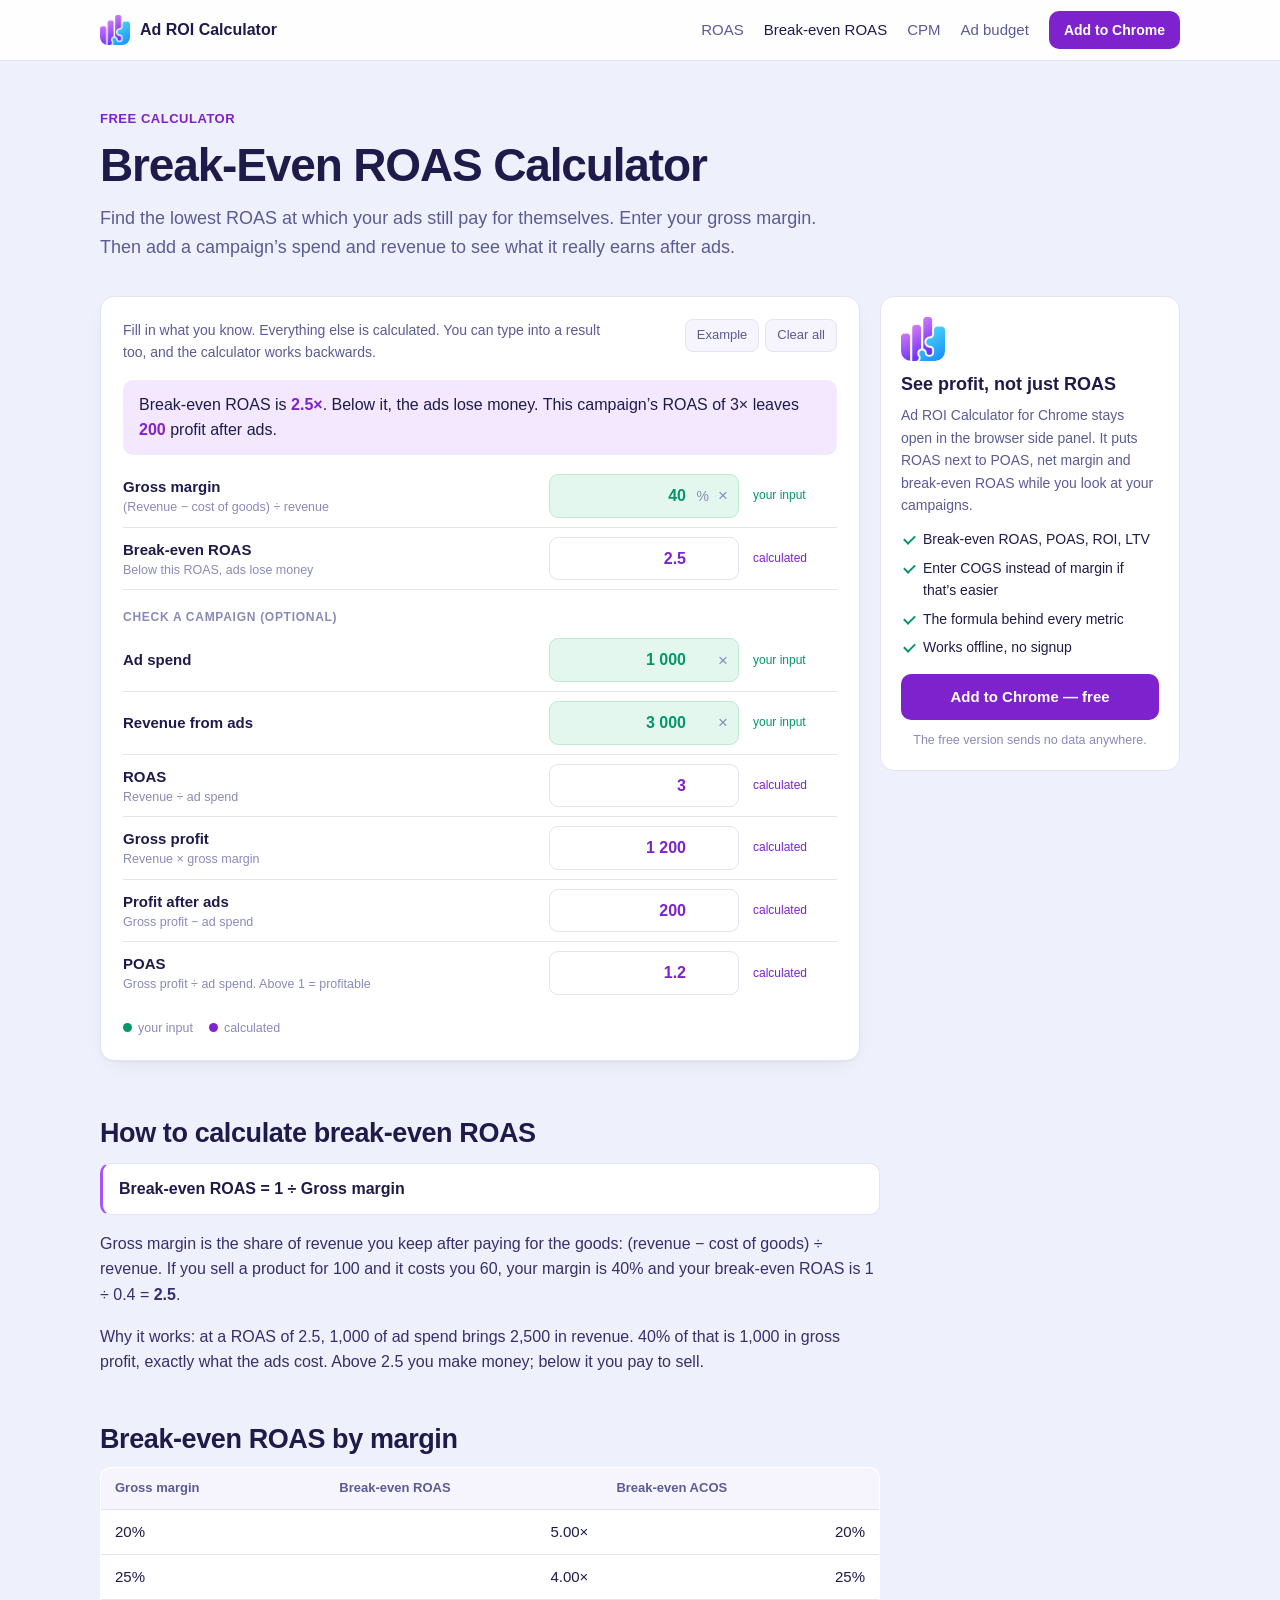
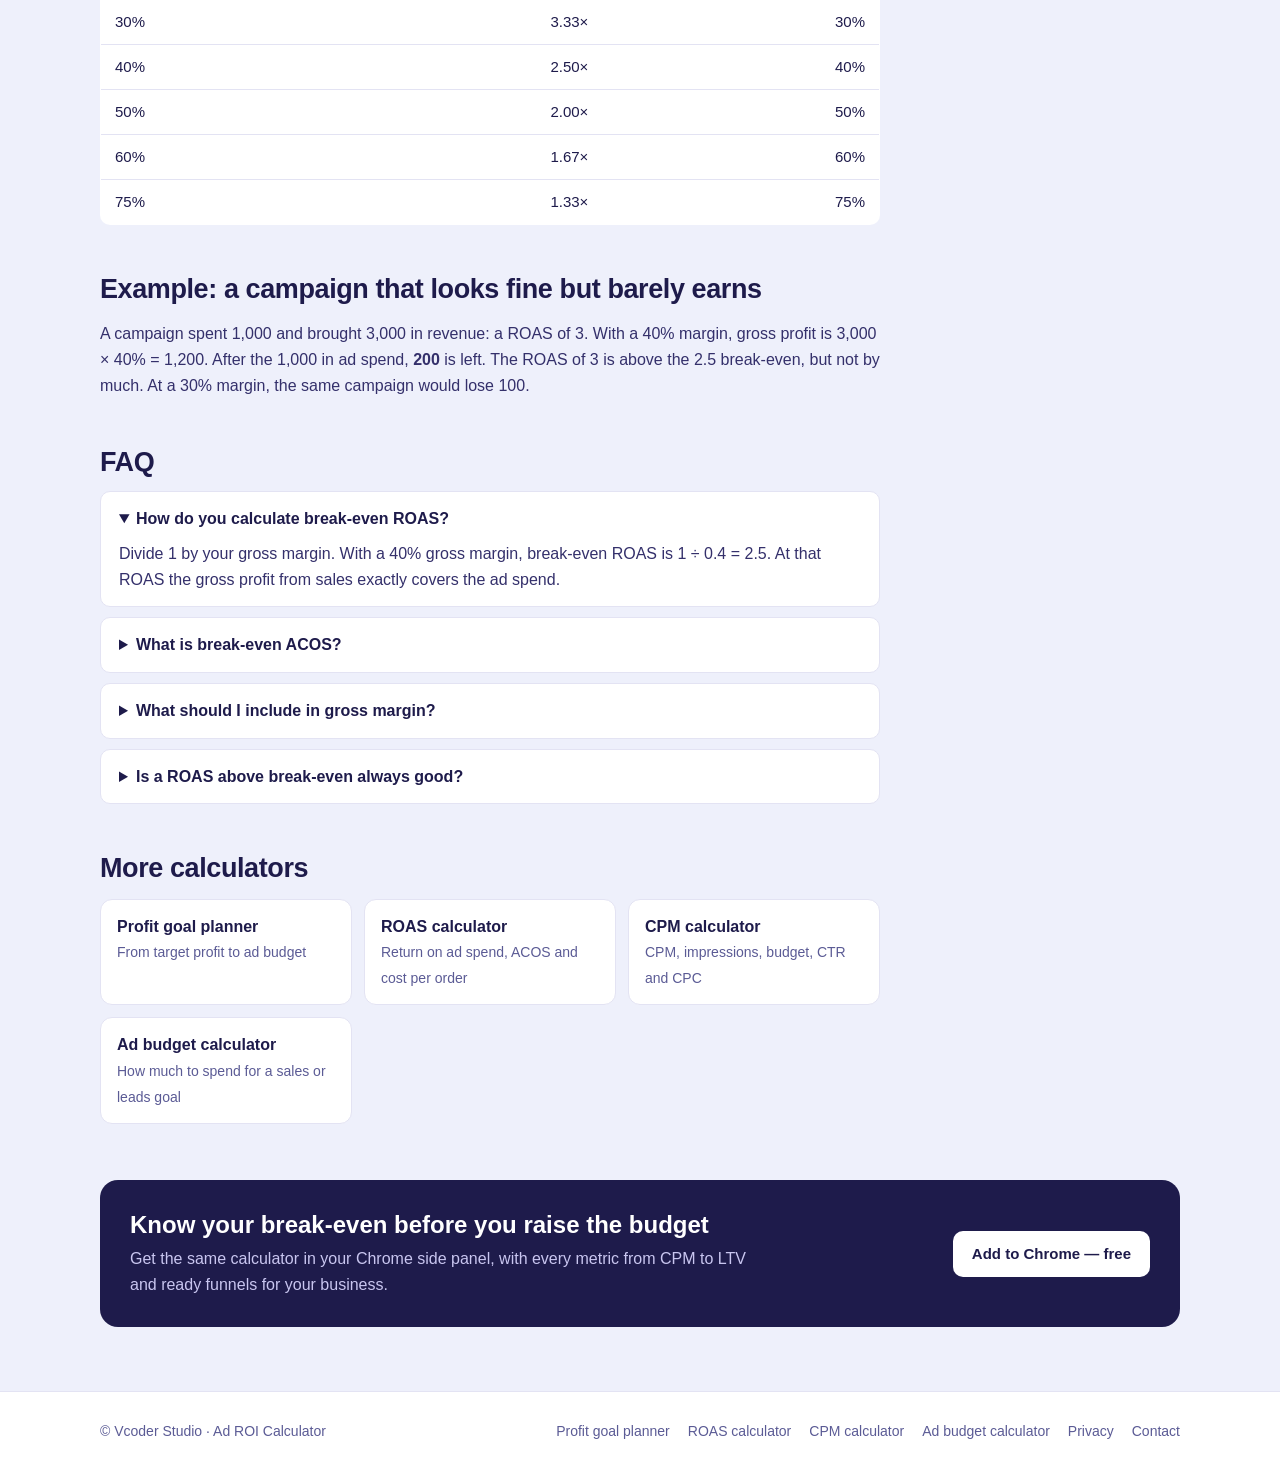
<file: break-even-roas-calculator/index.html>
<!doctype html>
<html lang="en">
<head>
  <!-- Google tag (gtag.js) -->
  <script async src="https://www.googletagmanager.com/gtag/js?id=G-NF2C7RS9Q4"></script>
  <script>
    window.dataLayer = window.dataLayer || [];
    function gtag(){dataLayer.push(arguments);}
    gtag('js', new Date());

    gtag('config', 'G-NF2C7RS9Q4');
  </script>
  <meta charset="utf-8">
  <meta name="viewport" content="width=device-width, initial-scale=1">
  <title>Break-Even ROAS Calculator – The Minimum ROAS to Not Lose Money</title>
  <meta name="description" content="Free break-even ROAS calculator: enter your gross margin to find the lowest ROAS at which ads still pay for themselves, then check a campaign's real profit after ad spend.">
  <link rel="canonical" href="https://vcoder-studio.github.io/ad-roi-calculator/break-even-roas-calculator/">
  <link rel="icon" href="../assets/favicon.png">
  <link rel="stylesheet" href="../assets/style.css">
  <meta property="og:type" content="website">
  <meta property="og:title" content="Break-Even ROAS Calculator">
  <meta property="og:description" content="Find the ROAS below which your ads lose money. Free, in your browser.">
  <meta property="og:url" content="https://vcoder-studio.github.io/ad-roi-calculator/break-even-roas-calculator/">
  <meta property="og:image" content="https://vcoder-studio.github.io/ad-roi-calculator/assets/icon.png">
  <script type="application/ld+json">
  {
    "@context": "https://schema.org",
    "@type": "WebApplication",
    "name": "Break-Even ROAS Calculator",
    "url": "https://vcoder-studio.github.io/ad-roi-calculator/break-even-roas-calculator/",
    "applicationCategory": "BusinessApplication",
    "operatingSystem": "Any (web browser)",
    "description": "Calculates break-even ROAS from gross margin and checks a campaign's profit after ad spend, POAS and ROAS.",
    "offers": { "@type": "Offer", "price": "0", "priceCurrency": "USD" }
  }
  </script>
  <script type="application/ld+json">
  {
    "@context": "https://schema.org",
    "@type": "FAQPage",
    "mainEntity": [
      { "@type": "Question", "name": "How do you calculate break-even ROAS?",
        "acceptedAnswer": { "@type": "Answer", "text": "Divide 1 by your gross margin. With a 40% gross margin, break-even ROAS is 1 ÷ 0.4 = 2.5. At that ROAS the gross profit from sales exactly covers the ad spend." } },
      { "@type": "Question", "name": "What is break-even ACOS?",
        "acceptedAnswer": { "@type": "Answer", "text": "Break-even ACOS equals your gross margin. With a 40% margin you break even when ad spend is 40% of revenue, which is the same point as a ROAS of 2.5." } },
      { "@type": "Question", "name": "What should I include in gross margin?",
        "acceptedAnswer": { "@type": "Answer", "text": "Everything you pay per sale apart from the ads: cost of goods, and if they apply to you, shipping, payment fees, marketplace fees and the average cost of returns. The more you include, the more accurate the break-even ROAS." } },
      { "@type": "Question", "name": "Is a ROAS above break-even always good?",
        "acceptedAnswer": { "@type": "Answer", "text": "It means the ads pay for themselves on the first sale. Whether that is enough depends on your fixed costs and goals. If customers buy again, you may accept a ROAS below break-even on the first order and earn the profit later; that is what LTV is for." } }
    ]
  }
  </script>
</head>
<body>
  <header class="site-head">
    <div class="wrap head-row">
      <a class="brand" href="../"><img src="../assets/icon.png" alt="" width="30" height="30"> Ad ROI Calculator</a>
      <nav class="site-nav" aria-label="Calculators">
        <a href="../roas-calculator/">ROAS</a>
        <a href="../break-even-roas-calculator/" aria-current="page">Break-even ROAS</a>
        <a href="../cpm-calculator/">CPM</a>
        <a href="../ad-budget-calculator/">Ad budget</a>
        <a class="btn btn-primary btn-small" href="https://chromewebstore.google.com/detail/fnnnlndhfjnbdaienmlfkkcjajhhiaon?utm_source=site-break-even">Add to Chrome</a>
      </nav>
    </div>
  </header>

  <main class="wrap">
    <section class="hero">
      <p class="eyebrow">Free calculator</p>
      <h1>Break-Even ROAS Calculator</h1>
      <p class="lead">Find the lowest ROAS at which your ads still pay for themselves. Enter your gross margin. Then add a campaign’s spend and revenue to see what it really earns after ads.</p>
    </section>

    <div class="tool">
      <div id="breakeven"></div>
      <aside class="promo">
        <img src="../assets/icon.png" alt="" width="44" height="44">
        <h2>See profit, not just ROAS</h2>
        <p>Ad ROI Calculator for Chrome stays open in the browser side panel. It puts ROAS next to POAS, net margin and break-even ROAS while you look at your campaigns.</p>
        <ul>
          <li>Break-even ROAS, POAS, ROI, LTV</li>
          <li>Enter COGS instead of margin if that’s easier</li>
          <li>The formula behind every metric</li>
          <li>Works offline, no signup</li>
        </ul>
        <a class="btn btn-primary" href="https://chromewebstore.google.com/detail/fnnnlndhfjnbdaienmlfkkcjajhhiaon?utm_source=site-break-even">Add to Chrome — free</a>
        <p class="fine">The free version sends no data anywhere.</p>
      </aside>
    </div>

    <article class="prose">
      <h2>How to calculate break-even ROAS</h2>
      <span class="formula">Break-even ROAS = 1 ÷ Gross margin</span>
      <p>Gross margin is the share of revenue you keep after paying for the goods: (revenue − cost of goods) ÷ revenue. If you sell a product for 100 and it costs you 60, your margin is 40% and your break-even ROAS is 1 ÷ 0.4 = <strong>2.5</strong>.</p>
      <p>Why it works: at a ROAS of 2.5, 1,000 of ad spend brings 2,500 in revenue. 40% of that is 1,000 in gross profit, exactly what the ads cost. Above 2.5 you make money; below it you pay to sell.</p>

      <h2>Break-even ROAS by margin</h2>
      <table>
        <thead><tr><th>Gross margin</th><th>Break-even ROAS</th><th>Break-even ACOS</th></tr></thead>
        <tbody>
          <tr><td>20%</td><td class="num">5.00×</td><td class="num">20%</td></tr>
          <tr><td>25%</td><td class="num">4.00×</td><td class="num">25%</td></tr>
          <tr><td>30%</td><td class="num">3.33×</td><td class="num">30%</td></tr>
          <tr><td>40%</td><td class="num">2.50×</td><td class="num">40%</td></tr>
          <tr><td>50%</td><td class="num">2.00×</td><td class="num">50%</td></tr>
          <tr><td>60%</td><td class="num">1.67×</td><td class="num">60%</td></tr>
          <tr><td>75%</td><td class="num">1.33×</td><td class="num">75%</td></tr>
        </tbody>
      </table>

      <h2>Example: a campaign that looks fine but barely earns</h2>
      <p>A campaign spent 1,000 and brought 3,000 in revenue: a ROAS of 3. With a 40% margin, gross profit is 3,000 × 40% = 1,200. After the 1,000 in ad spend, <strong>200</strong> is left. The ROAS of 3 is above the 2.5 break-even, but not by much. At a 30% margin, the same campaign would lose 100.</p>

      <h2>FAQ</h2>
      <div class="faq">
        <details open><summary>How do you calculate break-even ROAS?</summary>
          <p>Divide 1 by your gross margin. With a 40% gross margin, break-even ROAS is 1 ÷ 0.4 = 2.5. At that ROAS the gross profit from sales exactly covers the ad spend.</p></details>
        <details><summary>What is break-even ACOS?</summary>
          <p>Break-even ACOS equals your gross margin. With a 40% margin you break even when ad spend is 40% of revenue, which is the same point as a ROAS of 2.5.</p></details>
        <details><summary>What should I include in gross margin?</summary>
          <p>Everything you pay per sale apart from the ads: cost of goods, and if they apply to you, shipping, payment fees, marketplace fees and the average cost of returns. The more you include, the more accurate the break-even ROAS.</p></details>
        <details><summary>Is a ROAS above break-even always good?</summary>
          <p>It means the ads pay for themselves on the first sale. Whether that is enough depends on your fixed costs and goals. If customers buy again, you may accept a ROAS below break-even on the first order and earn the profit later; that is what LTV is for.</p></details>
      </div>

      <h2>More calculators</h2>
      <div class="related">
        <a href="../"><strong>Profit goal planner</strong><span>From target profit to ad budget</span></a>
        <a href="../roas-calculator/"><strong>ROAS calculator</strong><span>Return on ad spend, ACOS and cost per order</span></a>
        <a href="../cpm-calculator/"><strong>CPM calculator</strong><span>CPM, impressions, budget, CTR and CPC</span></a>
        <a href="../ad-budget-calculator/"><strong>Ad budget calculator</strong><span>How much to spend for a sales or leads goal</span></a>
      </div>
    </article>

    <section class="cta-band">
      <div>
        <h2>Know your break-even before you raise the budget</h2>
        <p>Get the same calculator in your Chrome side panel, with every metric from CPM to LTV and ready funnels for your business.</p>
      </div>
      <a class="btn btn-primary" href="https://chromewebstore.google.com/detail/fnnnlndhfjnbdaienmlfkkcjajhhiaon?utm_source=site-break-even">Add to Chrome — free</a>
    </section>
  </main>

  <footer class="site-foot">
    <div class="wrap foot-grid">
      <span>© Vcoder Studio · Ad ROI Calculator</span>
      <nav class="foot-links" aria-label="Footer">
        <a href="../">Profit goal planner</a>
        <a href="../roas-calculator/">ROAS calculator</a>
        <a href="../cpm-calculator/">CPM calculator</a>
        <a href="../ad-budget-calculator/">Ad budget calculator</a>
        <a href="../privacy.html">Privacy</a>
        <a href="mailto:client.care@tutamail.com?subject=Ad%20ROI%20Calculator">Contact</a>
      </nav>
    </div>
  </footer>

  <script type="module">
    import { mountCalculator, fmt } from '../assets/app.js';
    mountCalculator(document.getElementById('breakeven'), {
      fields: [
        { key: 'gross_margin', label: 'Gross margin', hint: '(Revenue − cost of goods) ÷ revenue' },
        { key: 'break_even_roas', label: 'Break-even ROAS', hint: 'Below this ROAS, ads lose money' },
        { heading: 'Check a campaign (optional)' },
        { key: 'ad_spend', label: 'Ad spend' },
        { key: 'revenue', label: 'Revenue from ads' },
        { key: 'roas', label: 'ROAS', hint: 'Revenue ÷ ad spend' },
        { key: 'gross_profit', label: 'Gross profit', hint: 'Revenue × gross margin' },
        { key: 'net_profit', label: 'Profit after ads', hint: 'Gross profit − ad spend' },
        { key: 'poas', label: 'POAS', hint: 'Gross profit ÷ ad spend. Above 1 = profitable' }
      ],
      example: { gross_margin: 0.4, ad_spend: 1000, revenue: 3000 },
      summary: v => {
        if (v.break_even_roas === undefined) return '';
        let s = `Break-even ROAS is <strong>${fmt(v.break_even_roas, 'float')}×</strong>. Below it, the ads lose money.`;
        if (v.roas !== undefined && v.net_profit !== undefined) {
          s += v.net_profit >= 0
            ? ` This campaign’s ROAS of ${fmt(v.roas, 'float')}× leaves <strong>${fmt(v.net_profit, 'currency')}</strong> profit after ads.`
            : ` This campaign’s ROAS of ${fmt(v.roas, 'float')}× loses <strong>${fmt(-v.net_profit, 'currency')}</strong>.`;
        }
        return s;
      }
    });
  </script>
</body>
</html>
</file>
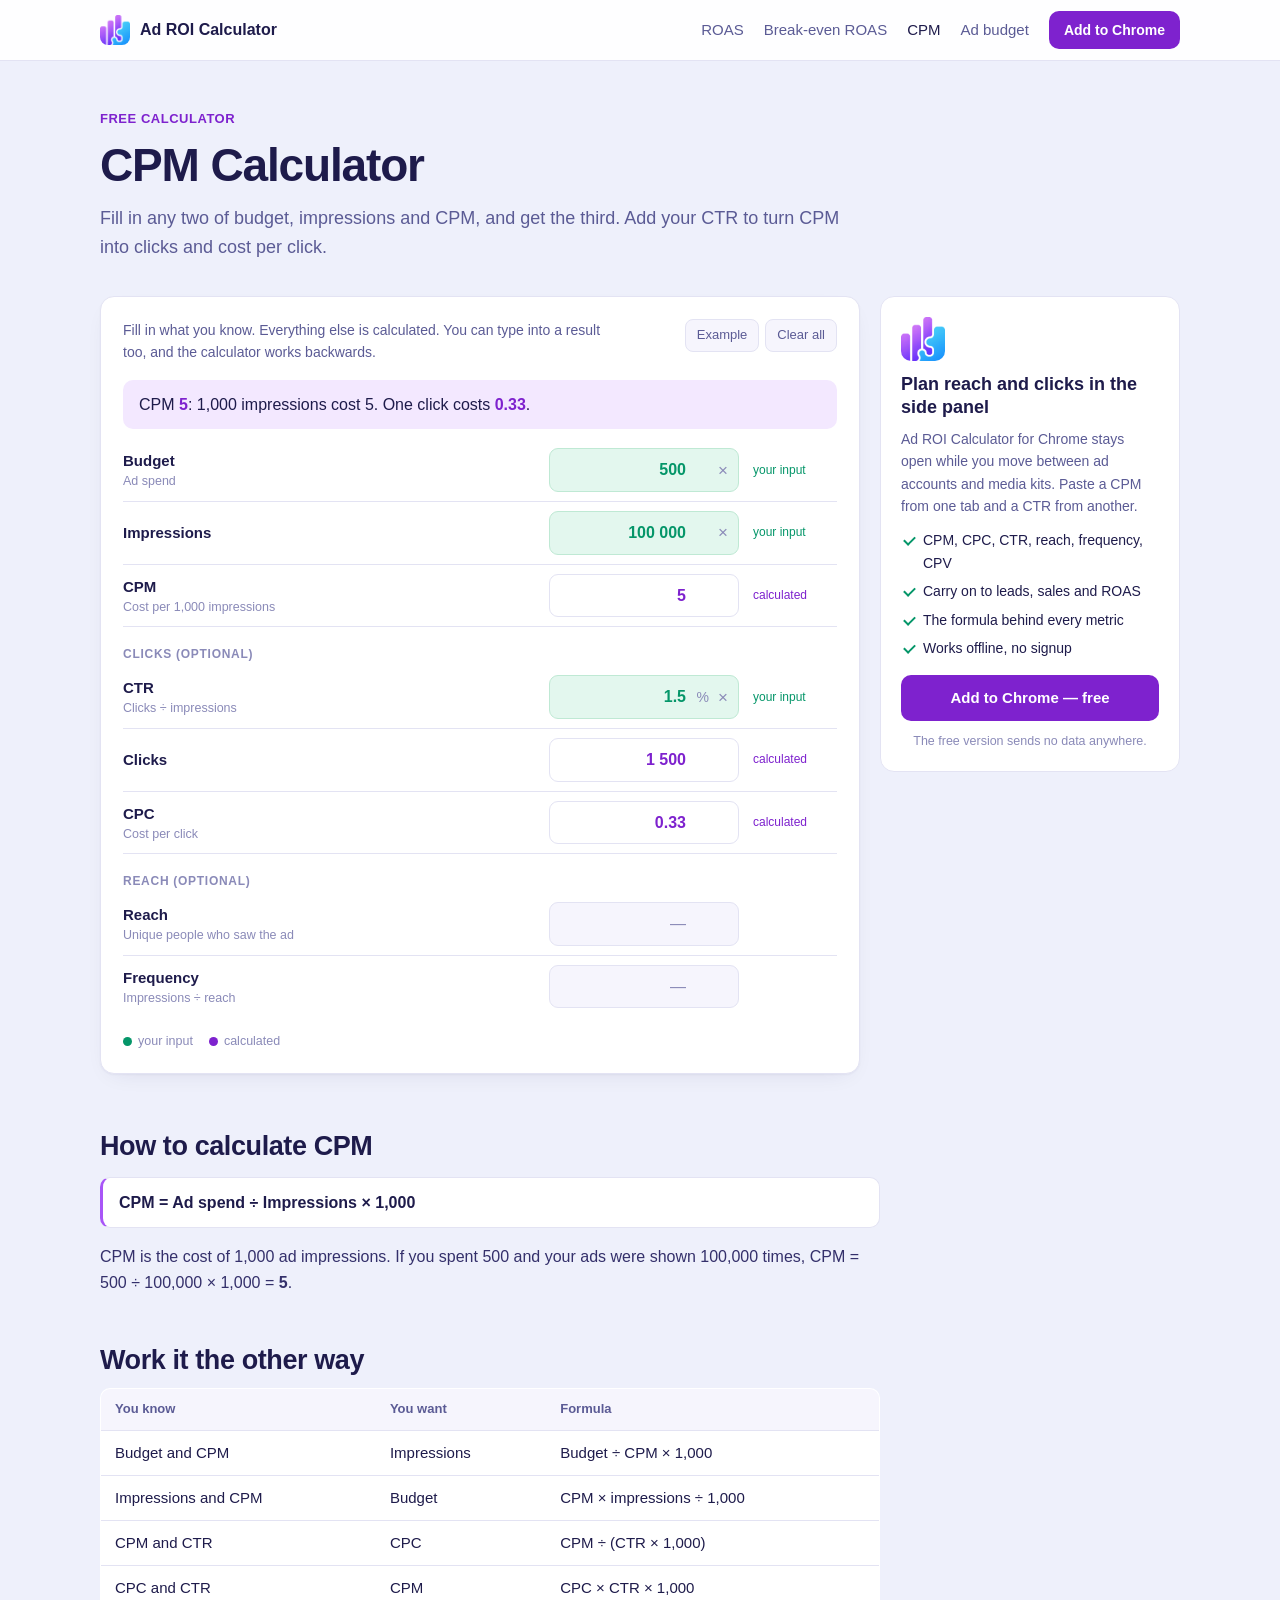
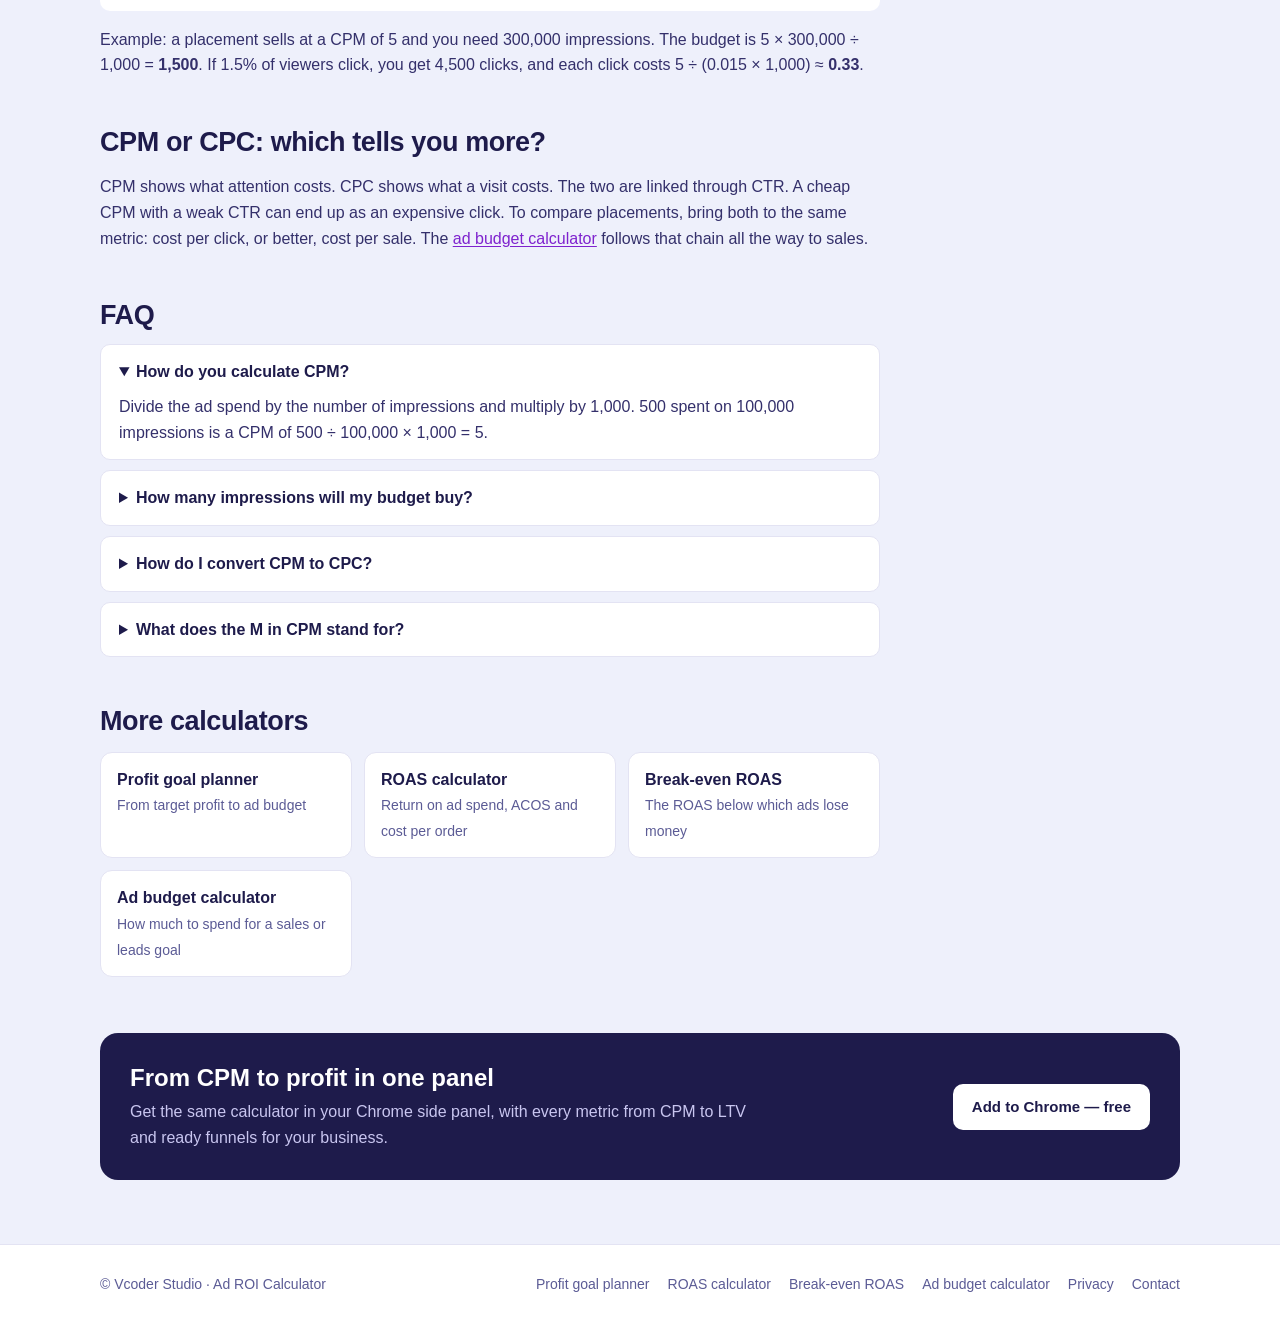
<file: cpm-calculator/index.html>
<!doctype html>
<html lang="en">
<head>
  <!-- Google tag (gtag.js) -->
  <script async src="https://www.googletagmanager.com/gtag/js?id=G-NF2C7RS9Q4"></script>
  <script>
    window.dataLayer = window.dataLayer || [];
    function gtag(){dataLayer.push(arguments);}
    gtag('js', new Date());

    gtag('config', 'G-NF2C7RS9Q4');
  </script>
  <meta charset="utf-8">
  <meta name="viewport" content="width=device-width, initial-scale=1">
  <title>CPM Calculator – Cost per 1,000 Impressions, Budget and CPC</title>
  <meta name="description" content="Free CPM calculator: get cost per thousand impressions from budget and impressions, or the impressions a budget buys at a given CPM. Converts CPM to CPC with your CTR.">
  <link rel="canonical" href="https://vcoder-studio.github.io/ad-roi-calculator/cpm-calculator/">
  <link rel="icon" href="../assets/favicon.png">
  <link rel="stylesheet" href="../assets/style.css">
  <meta property="og:type" content="website">
  <meta property="og:title" content="CPM Calculator – cost per 1,000 impressions">
  <meta property="og:description" content="CPM, impressions, budget, CTR and CPC in one calculator. Free, in your browser.">
  <meta property="og:url" content="https://vcoder-studio.github.io/ad-roi-calculator/cpm-calculator/">
  <meta property="og:image" content="https://vcoder-studio.github.io/ad-roi-calculator/assets/icon.png">
  <script type="application/ld+json">
  {
    "@context": "https://schema.org",
    "@type": "WebApplication",
    "name": "CPM Calculator",
    "url": "https://vcoder-studio.github.io/ad-roi-calculator/cpm-calculator/",
    "applicationCategory": "BusinessApplication",
    "operatingSystem": "Any (web browser)",
    "description": "Calculates CPM (cost per 1,000 impressions), impressions or budget from the other two, and converts CPM to CPC using CTR.",
    "offers": { "@type": "Offer", "price": "0", "priceCurrency": "USD" }
  }
  </script>
  <script type="application/ld+json">
  {
    "@context": "https://schema.org",
    "@type": "FAQPage",
    "mainEntity": [
      { "@type": "Question", "name": "How do you calculate CPM?",
        "acceptedAnswer": { "@type": "Answer", "text": "Divide the ad spend by the number of impressions and multiply by 1,000. 500 spent on 100,000 impressions is a CPM of 500 ÷ 100,000 × 1,000 = 5." } },
      { "@type": "Question", "name": "How many impressions will my budget buy?",
        "acceptedAnswer": { "@type": "Answer", "text": "Divide the budget by the CPM and multiply by 1,000. A budget of 1,500 at a CPM of 5 buys 1,500 ÷ 5 × 1,000 = 300,000 impressions." } },
      { "@type": "Question", "name": "How do I convert CPM to CPC?",
        "acceptedAnswer": { "@type": "Answer", "text": "CPC = CPM ÷ (CTR × 1,000). With a CPM of 5 and a CTR of 1.5%, CPC = 5 ÷ 15 ≈ 0.33." } },
      { "@type": "Question", "name": "What does the M in CPM stand for?",
        "acceptedAnswer": { "@type": "Answer", "text": "M is the Roman numeral for 1,000. CPM means cost per mille: the price of one thousand ad impressions." } }
    ]
  }
  </script>
</head>
<body>
  <header class="site-head">
    <div class="wrap head-row">
      <a class="brand" href="../"><img src="../assets/icon.png" alt="" width="30" height="30"> Ad ROI Calculator</a>
      <nav class="site-nav" aria-label="Calculators">
        <a href="../roas-calculator/">ROAS</a>
        <a href="../break-even-roas-calculator/">Break-even ROAS</a>
        <a href="../cpm-calculator/" aria-current="page">CPM</a>
        <a href="../ad-budget-calculator/">Ad budget</a>
        <a class="btn btn-primary btn-small" href="https://chromewebstore.google.com/detail/fnnnlndhfjnbdaienmlfkkcjajhhiaon?utm_source=site-cpm">Add to Chrome</a>
      </nav>
    </div>
  </header>

  <main class="wrap">
    <section class="hero">
      <p class="eyebrow">Free calculator</p>
      <h1>CPM Calculator</h1>
      <p class="lead">Fill in any two of budget, impressions and CPM, and get the third. Add your CTR to turn CPM into clicks and cost per click.</p>
    </section>

    <div class="tool">
      <div id="cpm"></div>
      <aside class="promo">
        <img src="../assets/icon.png" alt="" width="44" height="44">
        <h2>Plan reach and clicks in the side panel</h2>
        <p>Ad ROI Calculator for Chrome stays open while you move between ad accounts and media kits. Paste a CPM from one tab and a CTR from another.</p>
        <ul>
          <li>CPM, CPC, CTR, reach, frequency, CPV</li>
          <li>Carry on to leads, sales and ROAS</li>
          <li>The formula behind every metric</li>
          <li>Works offline, no signup</li>
        </ul>
        <a class="btn btn-primary" href="https://chromewebstore.google.com/detail/fnnnlndhfjnbdaienmlfkkcjajhhiaon?utm_source=site-cpm">Add to Chrome — free</a>
        <p class="fine">The free version sends no data anywhere.</p>
      </aside>
    </div>

    <article class="prose">
      <h2>How to calculate CPM</h2>
      <span class="formula">CPM = Ad spend ÷ Impressions × 1,000</span>
      <p>CPM is the cost of 1,000 ad impressions. If you spent 500 and your ads were shown 100,000 times, CPM = 500 ÷ 100,000 × 1,000 = <strong>5</strong>.</p>

      <h2>Work it the other way</h2>
      <table>
        <thead><tr><th>You know</th><th>You want</th><th>Formula</th></tr></thead>
        <tbody>
          <tr><td>Budget and CPM</td><td>Impressions</td><td>Budget ÷ CPM × 1,000</td></tr>
          <tr><td>Impressions and CPM</td><td>Budget</td><td>CPM × impressions ÷ 1,000</td></tr>
          <tr><td>CPM and CTR</td><td>CPC</td><td>CPM ÷ (CTR × 1,000)</td></tr>
          <tr><td>CPC and CTR</td><td>CPM</td><td>CPC × CTR × 1,000</td></tr>
        </tbody>
      </table>
      <p>Example: a placement sells at a CPM of 5 and you need 300,000 impressions. The budget is 5 × 300,000 ÷ 1,000 = <strong>1,500</strong>. If 1.5% of viewers click, you get 4,500 clicks, and each click costs 5 ÷ (0.015 × 1,000) ≈ <strong>0.33</strong>.</p>

      <h2>CPM or CPC: which tells you more?</h2>
      <p>CPM shows what attention costs. CPC shows what a visit costs. The two are linked through CTR. A cheap CPM with a weak CTR can end up as an expensive click. To compare placements, bring both to the same metric: cost per click, or better, cost per sale. The <a href="../ad-budget-calculator/">ad budget calculator</a> follows that chain all the way to sales.</p>

      <h2>FAQ</h2>
      <div class="faq">
        <details open><summary>How do you calculate CPM?</summary>
          <p>Divide the ad spend by the number of impressions and multiply by 1,000. 500 spent on 100,000 impressions is a CPM of 500 ÷ 100,000 × 1,000 = 5.</p></details>
        <details><summary>How many impressions will my budget buy?</summary>
          <p>Divide the budget by the CPM and multiply by 1,000. A budget of 1,500 at a CPM of 5 buys 1,500 ÷ 5 × 1,000 = 300,000 impressions.</p></details>
        <details><summary>How do I convert CPM to CPC?</summary>
          <p>CPC = CPM ÷ (CTR × 1,000). With a CPM of 5 and a CTR of 1.5%, CPC = 5 ÷ 15 ≈ 0.33.</p></details>
        <details><summary>What does the M in CPM stand for?</summary>
          <p>M is the Roman numeral for 1,000. CPM means cost per mille: the price of one thousand ad impressions.</p></details>
      </div>

      <h2>More calculators</h2>
      <div class="related">
        <a href="../"><strong>Profit goal planner</strong><span>From target profit to ad budget</span></a>
        <a href="../roas-calculator/"><strong>ROAS calculator</strong><span>Return on ad spend, ACOS and cost per order</span></a>
        <a href="../break-even-roas-calculator/"><strong>Break-even ROAS</strong><span>The ROAS below which ads lose money</span></a>
        <a href="../ad-budget-calculator/"><strong>Ad budget calculator</strong><span>How much to spend for a sales or leads goal</span></a>
      </div>
    </article>

    <section class="cta-band">
      <div>
        <h2>From CPM to profit in one panel</h2>
        <p>Get the same calculator in your Chrome side panel, with every metric from CPM to LTV and ready funnels for your business.</p>
      </div>
      <a class="btn btn-primary" href="https://chromewebstore.google.com/detail/fnnnlndhfjnbdaienmlfkkcjajhhiaon?utm_source=site-cpm">Add to Chrome — free</a>
    </section>
  </main>

  <footer class="site-foot">
    <div class="wrap foot-grid">
      <span>© Vcoder Studio · Ad ROI Calculator</span>
      <nav class="foot-links" aria-label="Footer">
        <a href="../">Profit goal planner</a>
        <a href="../roas-calculator/">ROAS calculator</a>
        <a href="../break-even-roas-calculator/">Break-even ROAS</a>
        <a href="../ad-budget-calculator/">Ad budget calculator</a>
        <a href="../privacy.html">Privacy</a>
        <a href="mailto:client.care@tutamail.com?subject=Ad%20ROI%20Calculator">Contact</a>
      </nav>
    </div>
  </footer>

  <script type="module">
    import { mountCalculator, fmt } from '../assets/app.js';
    mountCalculator(document.getElementById('cpm'), {
      fields: [
        { key: 'ad_spend', label: 'Budget', hint: 'Ad spend' },
        { key: 'impressions', label: 'Impressions' },
        { key: 'cpm', label: 'CPM', hint: 'Cost per 1,000 impressions' },
        { heading: 'Clicks (optional)' },
        { key: 'ctr', label: 'CTR', hint: 'Clicks ÷ impressions' },
        { key: 'clicks', label: 'Clicks' },
        { key: 'cpc', label: 'CPC', hint: 'Cost per click' },
        { heading: 'Reach (optional)' },
        { key: 'reach', label: 'Reach', hint: 'Unique people who saw the ad' },
        { key: 'frequency', label: 'Frequency', hint: 'Impressions ÷ reach' }
      ],
      example: { ad_spend: 500, impressions: 100000, ctr: 0.015 },
      summary: v => {
        if (v.cpm === undefined) return '';
        let s = `CPM <strong>${fmt(v.cpm, 'currency')}</strong>: 1,000 impressions cost ${fmt(v.cpm, 'currency')}.`;
        if (v.cpc !== undefined) s += ` One click costs <strong>${fmt(v.cpc, 'currency')}</strong>.`;
        return s;
      }
    });
  </script>
</body>
</html>
</file>
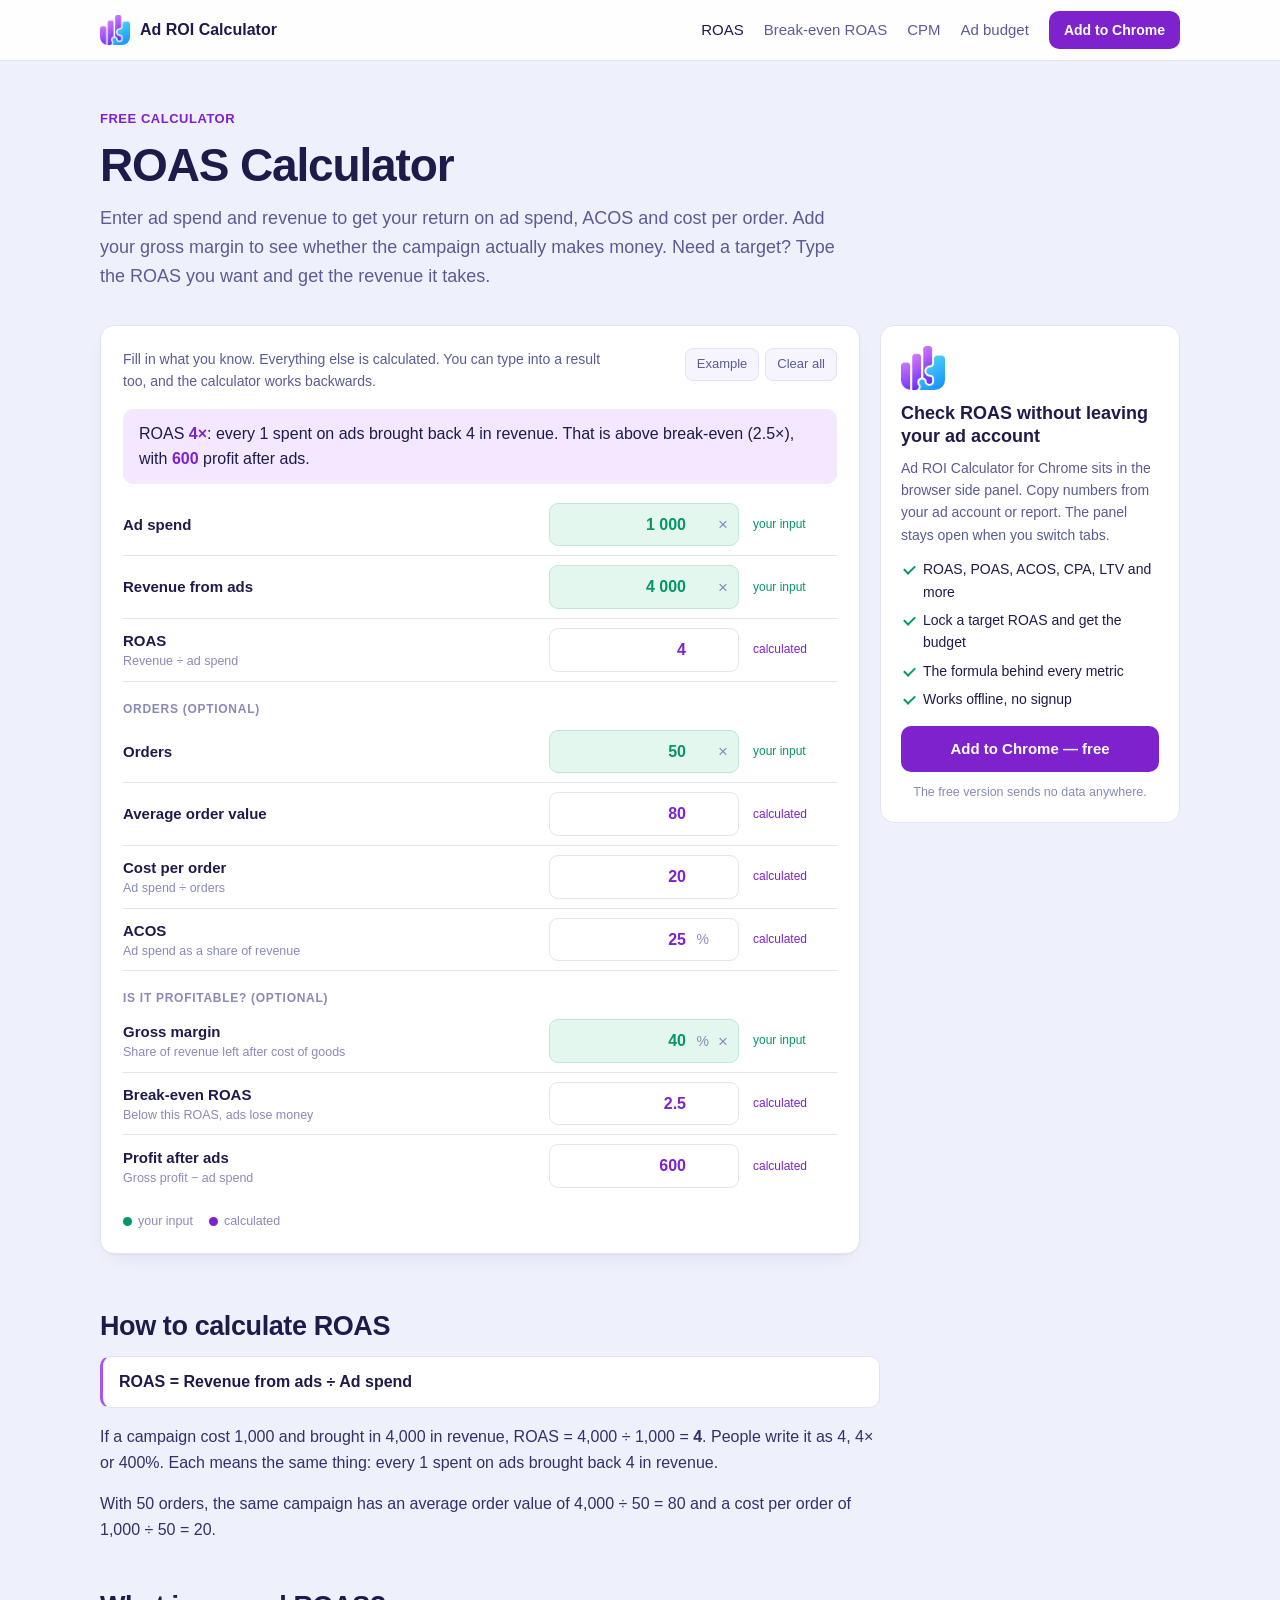
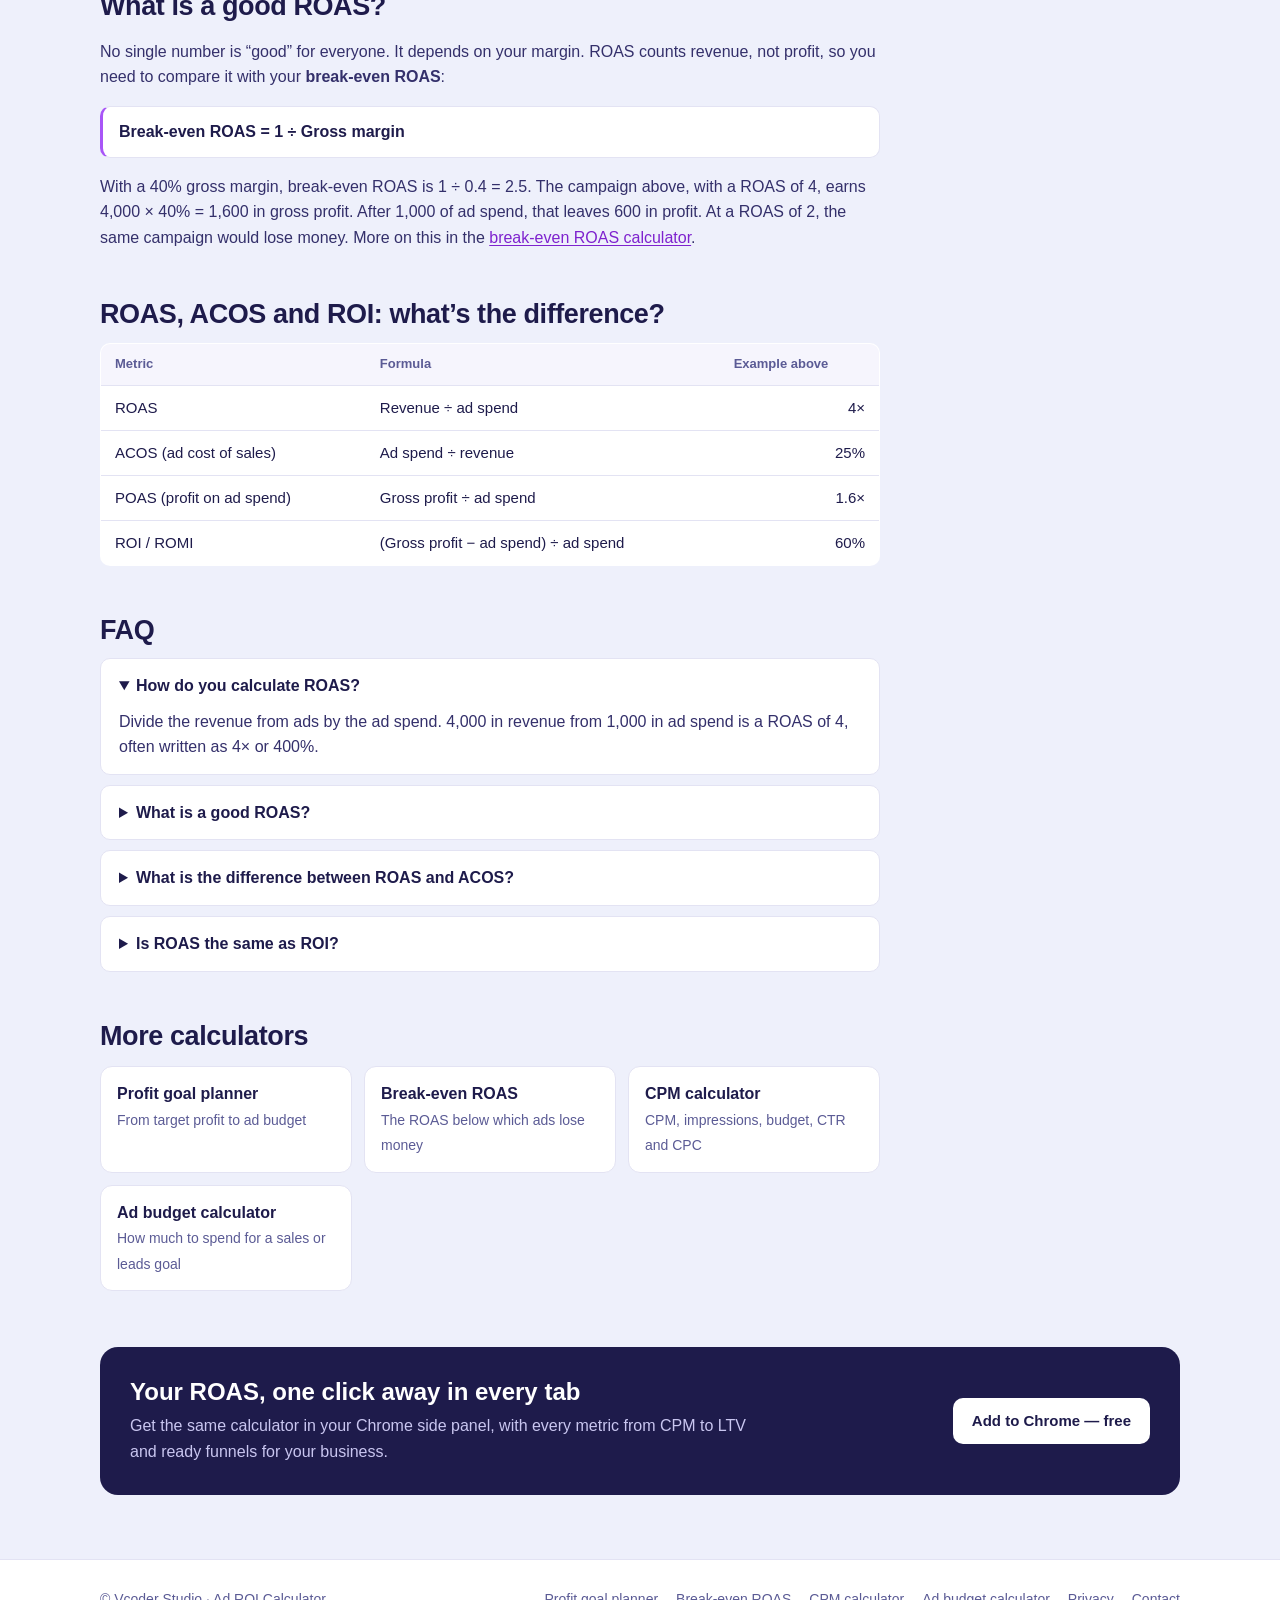
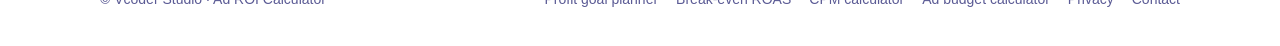
<file: roas-calculator/index.html>
<!doctype html>
<html lang="en">
<head>
  <!-- Google tag (gtag.js) -->
  <script async src="https://www.googletagmanager.com/gtag/js?id=G-NF2C7RS9Q4"></script>
  <script>
    window.dataLayer = window.dataLayer || [];
    function gtag(){dataLayer.push(arguments);}
    gtag('js', new Date());

    gtag('config', 'G-NF2C7RS9Q4');
  </script>
  <meta charset="utf-8">
  <meta name="viewport" content="width=device-width, initial-scale=1">
  <title>ROAS Calculator – Return on Ad Spend, ACOS and Break-Even ROAS</title>
  <meta name="description" content="Free ROAS calculator: enter ad spend and revenue to get return on ad spend, ACOS, cost per order and whether the campaign is profitable. Also works backwards from a target ROAS.">
  <link rel="canonical" href="https://vcoder-studio.github.io/ad-roi-calculator/roas-calculator/">
  <link rel="icon" href="../assets/favicon.png">
  <link rel="stylesheet" href="../assets/style.css">
  <meta property="og:type" content="website">
  <meta property="og:title" content="ROAS Calculator – return on ad spend, ACOS and profit">
  <meta property="og:description" content="Ad spend and revenue in, ROAS, ACOS and profit out. Free, in your browser.">
  <meta property="og:url" content="https://vcoder-studio.github.io/ad-roi-calculator/roas-calculator/">
  <meta property="og:image" content="https://vcoder-studio.github.io/ad-roi-calculator/assets/icon.png">
  <script type="application/ld+json">
  {
    "@context": "https://schema.org",
    "@type": "WebApplication",
    "name": "ROAS Calculator",
    "url": "https://vcoder-studio.github.io/ad-roi-calculator/roas-calculator/",
    "applicationCategory": "BusinessApplication",
    "operatingSystem": "Any (web browser)",
    "description": "Calculates return on ad spend (ROAS), ACOS, cost per order, break-even ROAS and net profit from ad spend and revenue.",
    "offers": { "@type": "Offer", "price": "0", "priceCurrency": "USD" }
  }
  </script>
  <script type="application/ld+json">
  {
    "@context": "https://schema.org",
    "@type": "FAQPage",
    "mainEntity": [
      { "@type": "Question", "name": "How do you calculate ROAS?",
        "acceptedAnswer": { "@type": "Answer", "text": "Divide the revenue from ads by the ad spend. 4,000 in revenue from 1,000 in ad spend is a ROAS of 4, often written as 4× or 400%." } },
      { "@type": "Question", "name": "What is a good ROAS?",
        "acceptedAnswer": { "@type": "Answer", "text": "There is no single good number. A ROAS is good when it is above your break-even ROAS, which is 1 divided by your gross margin. With a 40% margin you break even at a ROAS of 2.5; with a 70% margin, at about 1.43." } },
      { "@type": "Question", "name": "What is the difference between ROAS and ACOS?",
        "acceptedAnswer": { "@type": "Answer", "text": "They are the same ratio turned upside down. ROAS is revenue ÷ ad spend; ACOS is ad spend ÷ revenue. A ROAS of 4 equals an ACOS of 25%." } },
      { "@type": "Question", "name": "Is ROAS the same as ROI?",
        "acceptedAnswer": { "@type": "Answer", "text": "No. ROAS uses revenue, ROI uses profit. ROAS does not account for what the goods cost you, so a campaign with a ROAS of 2 can still lose money if your margin is below 50%." } }
    ]
  }
  </script>
</head>
<body>
  <header class="site-head">
    <div class="wrap head-row">
      <a class="brand" href="../"><img src="../assets/icon.png" alt="" width="30" height="30"> Ad ROI Calculator</a>
      <nav class="site-nav" aria-label="Calculators">
        <a href="../roas-calculator/" aria-current="page">ROAS</a>
        <a href="../break-even-roas-calculator/">Break-even ROAS</a>
        <a href="../cpm-calculator/">CPM</a>
        <a href="../ad-budget-calculator/">Ad budget</a>
        <a class="btn btn-primary btn-small" href="https://chromewebstore.google.com/detail/fnnnlndhfjnbdaienmlfkkcjajhhiaon?utm_source=site-roas">Add to Chrome</a>
      </nav>
    </div>
  </header>

  <main class="wrap">
    <section class="hero">
      <p class="eyebrow">Free calculator</p>
      <h1>ROAS Calculator</h1>
      <p class="lead">Enter ad spend and revenue to get your return on ad spend, ACOS and cost per order. Add your gross margin to see whether the campaign actually makes money. Need a target? Type the ROAS you want and get the revenue it takes.</p>
    </section>

    <div class="tool">
      <div id="roas"></div>
      <aside class="promo">
        <img src="../assets/icon.png" alt="" width="44" height="44">
        <h2>Check ROAS without leaving your ad account</h2>
        <p>Ad ROI Calculator for Chrome sits in the browser side panel. Copy numbers from your ad account or report. The panel stays open when you switch tabs.</p>
        <ul>
          <li>ROAS, POAS, ACOS, CPA, LTV and more</li>
          <li>Lock a target ROAS and get the budget</li>
          <li>The formula behind every metric</li>
          <li>Works offline, no signup</li>
        </ul>
        <a class="btn btn-primary" href="https://chromewebstore.google.com/detail/fnnnlndhfjnbdaienmlfkkcjajhhiaon?utm_source=site-roas">Add to Chrome — free</a>
        <p class="fine">The free version sends no data anywhere.</p>
      </aside>
    </div>

    <article class="prose">
      <h2>How to calculate ROAS</h2>
      <span class="formula">ROAS = Revenue from ads ÷ Ad spend</span>
      <p>If a campaign cost 1,000 and brought in 4,000 in revenue, ROAS = 4,000 ÷ 1,000 = <strong>4</strong>. People write it as 4, 4× or 400%. Each means the same thing: every 1 spent on ads brought back 4 in revenue.</p>
      <p>With 50 orders, the same campaign has an average order value of 4,000 ÷ 50 = 80 and a cost per order of 1,000 ÷ 50 = 20.</p>

      <h2>What is a good ROAS?</h2>
      <p>No single number is “good” for everyone. It depends on your margin. ROAS counts revenue, not profit, so you need to compare it with your <strong>break-even ROAS</strong>:</p>
      <span class="formula">Break-even ROAS = 1 ÷ Gross margin</span>
      <p>With a 40% gross margin, break-even ROAS is 1 ÷ 0.4 = 2.5. The campaign above, with a ROAS of 4, earns 4,000 × 40% = 1,600 in gross profit. After 1,000 of ad spend, that leaves 600 in profit. At a ROAS of 2, the same campaign would lose money. More on this in the <a href="../break-even-roas-calculator/">break-even ROAS calculator</a>.</p>

      <h2>ROAS, ACOS and ROI: what’s the difference?</h2>
      <table>
        <thead><tr><th>Metric</th><th>Formula</th><th>Example above</th></tr></thead>
        <tbody>
          <tr><td>ROAS</td><td>Revenue ÷ ad spend</td><td class="num">4×</td></tr>
          <tr><td>ACOS (ad cost of sales)</td><td>Ad spend ÷ revenue</td><td class="num">25%</td></tr>
          <tr><td>POAS (profit on ad spend)</td><td>Gross profit ÷ ad spend</td><td class="num">1.6×</td></tr>
          <tr><td>ROI / ROMI</td><td>(Gross profit − ad spend) ÷ ad spend</td><td class="num">60%</td></tr>
        </tbody>
      </table>

      <h2>FAQ</h2>
      <div class="faq">
        <details open><summary>How do you calculate ROAS?</summary>
          <p>Divide the revenue from ads by the ad spend. 4,000 in revenue from 1,000 in ad spend is a ROAS of 4, often written as 4× or 400%.</p></details>
        <details><summary>What is a good ROAS?</summary>
          <p>There is no single good number. A ROAS is good when it is above your break-even ROAS, which is 1 divided by your gross margin. With a 40% margin you break even at a ROAS of 2.5; with a 70% margin, at about 1.43.</p></details>
        <details><summary>What is the difference between ROAS and ACOS?</summary>
          <p>They are the same ratio turned upside down. ROAS is revenue ÷ ad spend; ACOS is ad spend ÷ revenue. A ROAS of 4 equals an ACOS of 25%.</p></details>
        <details><summary>Is ROAS the same as ROI?</summary>
          <p>No. ROAS uses revenue, ROI uses profit. ROAS does not account for what the goods cost you, so a campaign with a ROAS of 2 can still lose money if your margin is below 50%.</p></details>
      </div>

      <h2>More calculators</h2>
      <div class="related">
        <a href="../"><strong>Profit goal planner</strong><span>From target profit to ad budget</span></a>
        <a href="../break-even-roas-calculator/"><strong>Break-even ROAS</strong><span>The ROAS below which ads lose money</span></a>
        <a href="../cpm-calculator/"><strong>CPM calculator</strong><span>CPM, impressions, budget, CTR and CPC</span></a>
        <a href="../ad-budget-calculator/"><strong>Ad budget calculator</strong><span>How much to spend for a sales or leads goal</span></a>
      </div>
    </article>

    <section class="cta-band">
      <div>
        <h2>Your ROAS, one click away in every tab</h2>
        <p>Get the same calculator in your Chrome side panel, with every metric from CPM to LTV and ready funnels for your business.</p>
      </div>
      <a class="btn btn-primary" href="https://chromewebstore.google.com/detail/fnnnlndhfjnbdaienmlfkkcjajhhiaon?utm_source=site-roas">Add to Chrome — free</a>
    </section>
  </main>

  <footer class="site-foot">
    <div class="wrap foot-grid">
      <span>© Vcoder Studio · Ad ROI Calculator</span>
      <nav class="foot-links" aria-label="Footer">
        <a href="../">Profit goal planner</a>
        <a href="../break-even-roas-calculator/">Break-even ROAS</a>
        <a href="../cpm-calculator/">CPM calculator</a>
        <a href="../ad-budget-calculator/">Ad budget calculator</a>
        <a href="../privacy.html">Privacy</a>
        <a href="mailto:client.care@tutamail.com?subject=Ad%20ROI%20Calculator">Contact</a>
      </nav>
    </div>
  </footer>

  <script type="module">
    import { mountCalculator, fmt } from '../assets/app.js';
    mountCalculator(document.getElementById('roas'), {
      fields: [
        { key: 'ad_spend', label: 'Ad spend' },
        { key: 'revenue', label: 'Revenue from ads' },
        { key: 'roas', label: 'ROAS', hint: 'Revenue ÷ ad spend' },
        { heading: 'Orders (optional)' },
        { key: 'purchases', label: 'Orders' },
        { key: 'aov', label: 'Average order value' },
        { key: 'cpo', label: 'Cost per order', hint: 'Ad spend ÷ orders' },
        { key: 'drr', label: 'ACOS', hint: 'Ad spend as a share of revenue' },
        { heading: 'Is it profitable? (optional)' },
        { key: 'gross_margin', label: 'Gross margin', hint: 'Share of revenue left after cost of goods' },
        { key: 'break_even_roas', label: 'Break-even ROAS', hint: 'Below this ROAS, ads lose money' },
        { key: 'net_profit', label: 'Profit after ads', hint: 'Gross profit − ad spend' }
      ],
      example: { ad_spend: 1000, revenue: 4000, purchases: 50, gross_margin: 0.4 },
      summary: v => {
        if (v.roas === undefined) return '';
        let s = `ROAS <strong>${fmt(v.roas, 'float')}×</strong>: every 1 spent on ads brought back ${fmt(v.roas, 'float')} in revenue.`;
        if (v.break_even_roas !== undefined && v.net_profit !== undefined) {
          s += v.net_profit >= 0
            ? ` That is above break-even (${fmt(v.break_even_roas, 'float')}×), with <strong>${fmt(v.net_profit, 'currency')}</strong> profit after ads.`
            : ` That is below break-even (${fmt(v.break_even_roas, 'float')}×): the ads lose <strong>${fmt(-v.net_profit, 'currency')}</strong>.`;
        }
        return s;
      }
    });
  </script>
</body>
</html>
</file>
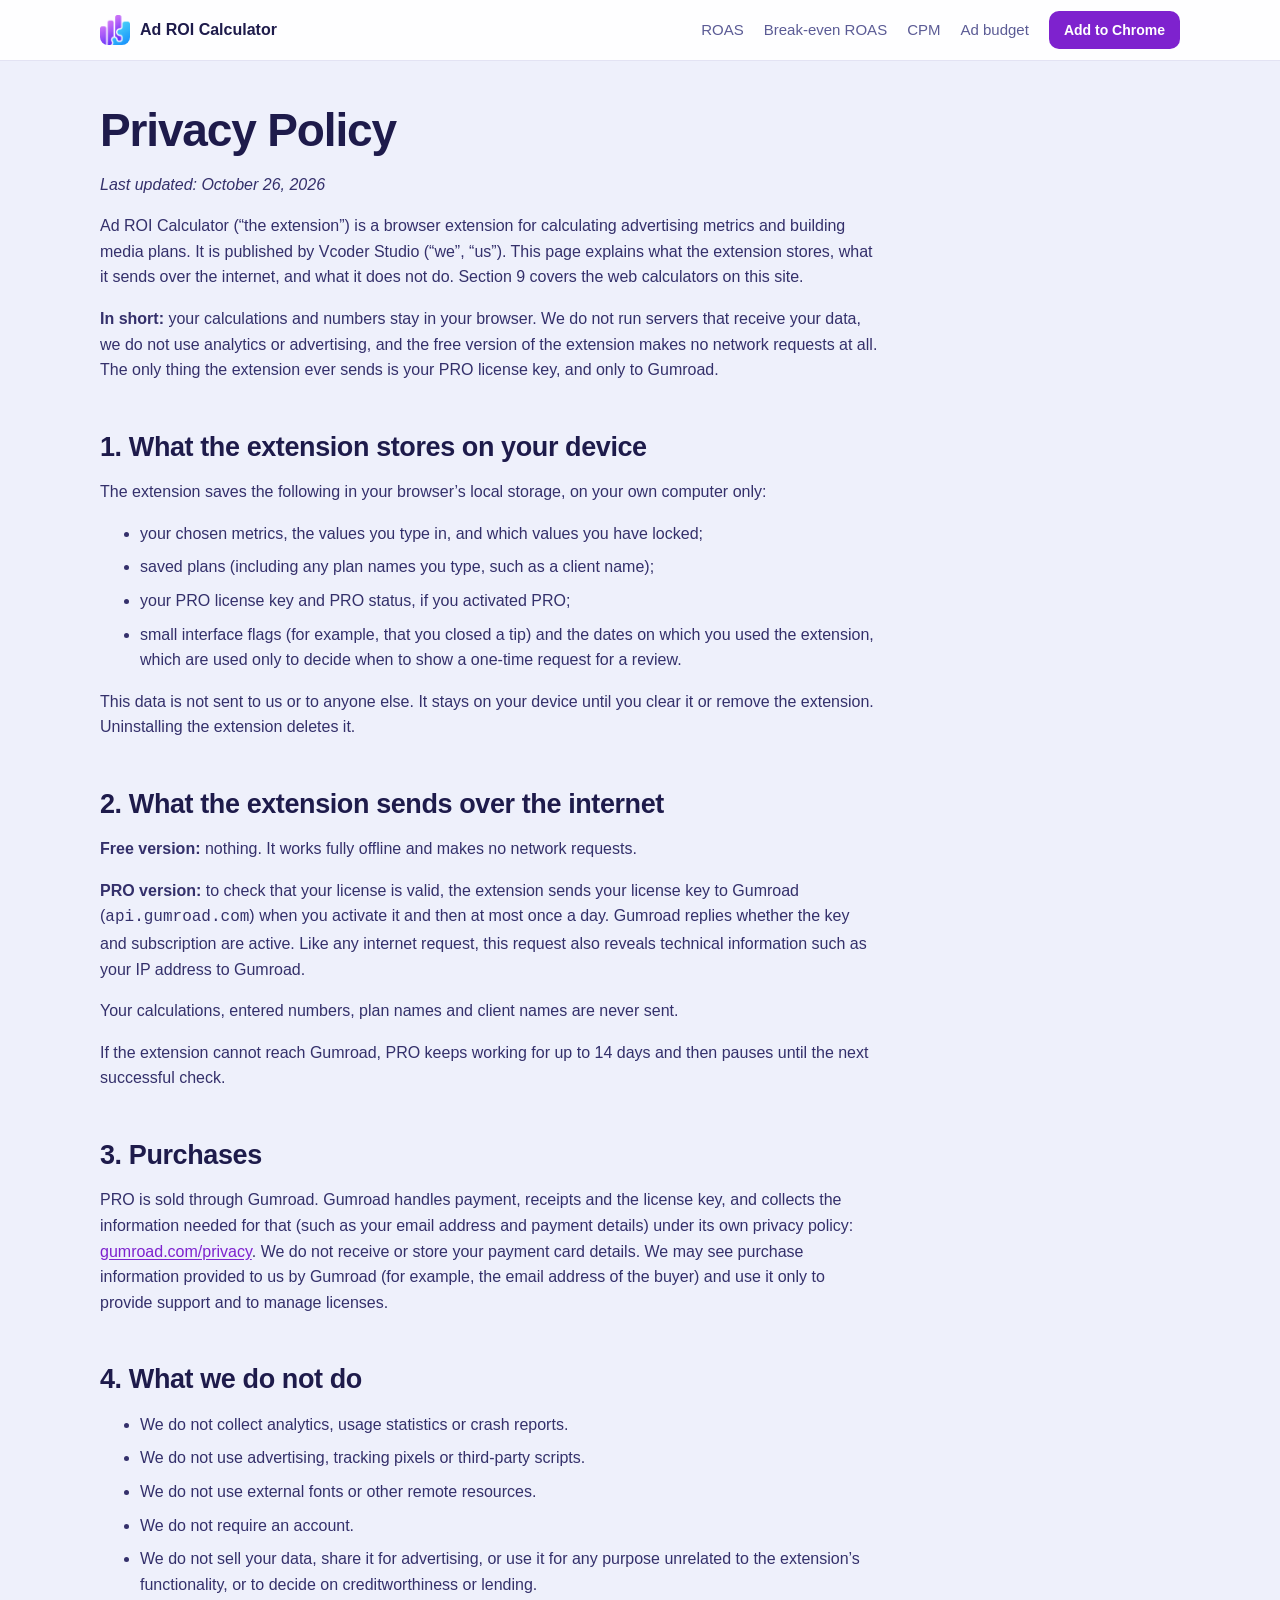
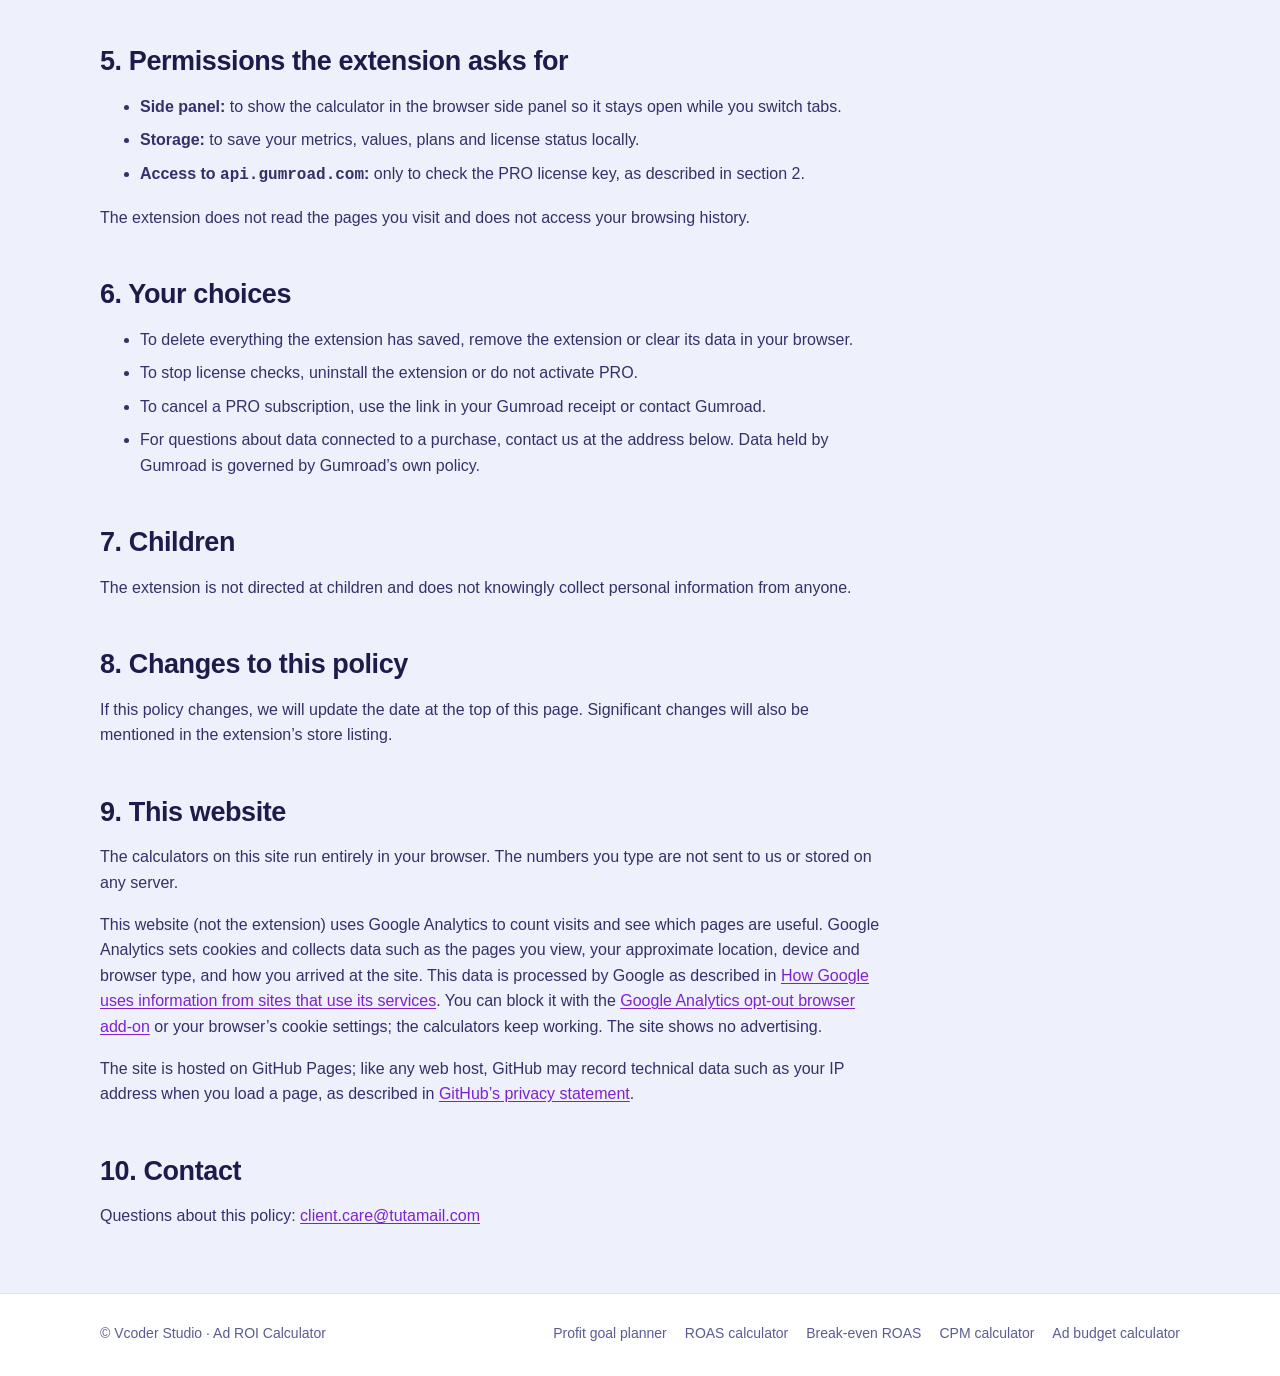
<file: privacy.html>
<!doctype html>
<html lang="en">
<head>
  <!-- Google tag (gtag.js) -->
  <script async src="https://www.googletagmanager.com/gtag/js?id=G-NF2C7RS9Q4"></script>
  <script>
    window.dataLayer = window.dataLayer || [];
    function gtag(){dataLayer.push(arguments);}
    gtag('js', new Date());

    gtag('config', 'G-NF2C7RS9Q4');
  </script>
  <meta charset="utf-8">
  <meta name="viewport" content="width=device-width, initial-scale=1">
  <title>Privacy Policy – Ad ROI Calculator</title>
  <meta name="description" content="Privacy policy of the Ad ROI Calculator Chrome extension and the web calculators on this site.">
  <link rel="canonical" href="https://vcoder-studio.github.io/ad-roi-calculator/privacy.html">
  <link rel="icon" href="assets/favicon.png">
  <link rel="stylesheet" href="assets/style.css">
</head>
<body>
  <header class="site-head">
    <div class="wrap head-row">
      <a class="brand" href="./"><img src="assets/icon.png" alt="" width="30" height="30"> Ad ROI Calculator</a>
      <nav class="site-nav" aria-label="Calculators">
        <a href="roas-calculator/">ROAS</a>
        <a href="break-even-roas-calculator/">Break-even ROAS</a>
        <a href="cpm-calculator/">CPM</a>
        <a href="ad-budget-calculator/">Ad budget</a>
        <a class="btn btn-primary btn-small" href="https://chromewebstore.google.com/detail/fnnnlndhfjnbdaienmlfkkcjajhhiaon?utm_source=site-privacy">Add to Chrome</a>
      </nav>
    </div>
  </header>

  <main class="wrap">
    <article class="prose" style="margin-top:44px">
      <h1>Privacy Policy</h1>
      <p><em>Last updated: October 26, 2026</em></p>
      <p>Ad ROI Calculator (“the extension”) is a browser extension for calculating advertising metrics and building media plans. It is published by Vcoder Studio (“we”, “us”). This page explains what the extension stores, what it sends over the internet, and what it does not do. Section 9 covers the web calculators on this site.</p>
      <p><strong>In short:</strong> your calculations and numbers stay in your browser. We do not run servers that receive your data, we do not use analytics or advertising, and the free version of the extension makes no network requests at all. The only thing the extension ever sends is your PRO license key, and only to Gumroad.</p>

      <h2>1. What the extension stores on your device</h2>
      <p>The extension saves the following in your browser’s local storage, on your own computer only:</p>
      <ul>
        <li>your chosen metrics, the values you type in, and which values you have locked;</li>
        <li>saved plans (including any plan names you type, such as a client name);</li>
        <li>your PRO license key and PRO status, if you activated PRO;</li>
        <li>small interface flags (for example, that you closed a tip) and the dates on which you used the extension, which are used only to decide when to show a one-time request for a review.</li>
      </ul>
      <p>This data is not sent to us or to anyone else. It stays on your device until you clear it or remove the extension. Uninstalling the extension deletes it.</p>

      <h2>2. What the extension sends over the internet</h2>
      <p><strong>Free version:</strong> nothing. It works fully offline and makes no network requests.</p>
      <p><strong>PRO version:</strong> to check that your license is valid, the extension sends your license key to Gumroad (<code>api.gumroad.com</code>) when you activate it and then at most once a day. Gumroad replies whether the key and subscription are active. Like any internet request, this request also reveals technical information such as your IP address to Gumroad.</p>
      <p>Your calculations, entered numbers, plan names and client names are never sent.</p>
      <p>If the extension cannot reach Gumroad, PRO keeps working for up to 14 days and then pauses until the next successful check.</p>

      <h2>3. Purchases</h2>
      <p>PRO is sold through Gumroad. Gumroad handles payment, receipts and the license key, and collects the information needed for that (such as your email address and payment details) under its own privacy policy: <a href="https://gumroad.com/privacy">gumroad.com/privacy</a>. We do not receive or store your payment card details. We may see purchase information provided to us by Gumroad (for example, the email address of the buyer) and use it only to provide support and to manage licenses.</p>

      <h2>4. What we do not do</h2>
      <ul>
        <li>We do not collect analytics, usage statistics or crash reports.</li>
        <li>We do not use advertising, tracking pixels or third-party scripts.</li>
        <li>We do not use external fonts or other remote resources.</li>
        <li>We do not require an account.</li>
        <li>We do not sell your data, share it for advertising, or use it for any purpose unrelated to the extension’s functionality, or to decide on creditworthiness or lending.</li>
      </ul>

      <h2>5. Permissions the extension asks for</h2>
      <ul>
        <li><strong>Side panel:</strong> to show the calculator in the browser side panel so it stays open while you switch tabs.</li>
        <li><strong>Storage:</strong> to save your metrics, values, plans and license status locally.</li>
        <li><strong>Access to <code>api.gumroad.com</code>:</strong> only to check the PRO license key, as described in section 2.</li>
      </ul>
      <p>The extension does not read the pages you visit and does not access your browsing history.</p>

      <h2>6. Your choices</h2>
      <ul>
        <li>To delete everything the extension has saved, remove the extension or clear its data in your browser.</li>
        <li>To stop license checks, uninstall the extension or do not activate PRO.</li>
        <li>To cancel a PRO subscription, use the link in your Gumroad receipt or contact Gumroad.</li>
        <li>For questions about data connected to a purchase, contact us at the address below. Data held by Gumroad is governed by Gumroad’s own policy.</li>
      </ul>

      <h2>7. Children</h2>
      <p>The extension is not directed at children and does not knowingly collect personal information from anyone.</p>

      <h2>8. Changes to this policy</h2>
      <p>If this policy changes, we will update the date at the top of this page. Significant changes will also be mentioned in the extension’s store listing.</p>

      <h2>9. This website</h2>
      <p>The calculators on this site run entirely in your browser. The numbers you type are not sent to us or stored on any server.</p>
      <p>This website (not the extension) uses Google Analytics to count visits and see which pages are useful. Google Analytics sets cookies and collects data such as the pages you view, your approximate location, device and browser type, and how you arrived at the site. This data is processed by Google as described in <a href="https://policies.google.com/technologies/partner-sites">How Google uses information from sites that use its services</a>. You can block it with the <a href="https://tools.google.com/dlpage/gaoptout">Google Analytics opt-out browser add-on</a> or your browser’s cookie settings; the calculators keep working. The site shows no advertising.</p>
      <p>The site is hosted on GitHub Pages; like any web host, GitHub may record technical data such as your IP address when you load a page, as described in <a href="https://docs.github.com/en/site-policy/privacy-policies/github-general-privacy-statement">GitHub’s privacy statement</a>.</p>

      <h2>10. Contact</h2>
      <p>Questions about this policy: <a href="mailto:client.care@tutamail.com">client.care@tutamail.com</a></p>
    </article>
  </main>

  <footer class="site-foot">
    <div class="wrap foot-grid">
      <span>© Vcoder Studio · Ad ROI Calculator</span>
      <nav class="foot-links" aria-label="Footer">
        <a href="./">Profit goal planner</a>
        <a href="roas-calculator/">ROAS calculator</a>
        <a href="break-even-roas-calculator/">Break-even ROAS</a>
        <a href="cpm-calculator/">CPM calculator</a>
        <a href="ad-budget-calculator/">Ad budget calculator</a>
      </nav>
    </div>
  </footer>
</body>
</html>
</file>
<file: assets/style.css>
/* Colors follow the extension's design system (docs/design_system.md). */
:root {
  --bg: #eef0fb;
  --surface: #ffffff;
  --surface-2: #f6f5fd;
  --line: #e3e3f3;
  --text: #1e1b4b;
  --muted: #5b5b95;
  --subtle: #8a8ab8;
  --accent: #7e22ce;
  --accent-bright: #a855f7;
  --accent-soft: #f3e8ff;
  --user: #059669;
  --user-soft: #e3f7ee;
  --bad: #e11d48;
  --bad-soft: #fde4e8;
  --radius: 14px;
}
* { box-sizing: border-box; }
[hidden] { display: none !important; }
html { scroll-behavior: smooth; -webkit-text-size-adjust: 100%; }
body {
  margin: 0;
  background: var(--bg);
  color: var(--text);
  font: 16px/1.6 -apple-system, BlinkMacSystemFont, "Segoe UI", Roboto, "Helvetica Neue", Arial, sans-serif;
  font-variant-numeric: tabular-nums;
}
a { color: var(--accent); text-underline-offset: 2px; }
.wrap { max-width: 1120px; margin: 0 auto; padding: 0 20px; }

/* Header */
.site-head { background: rgba(255,255,255,.92); backdrop-filter: saturate(1.4) blur(8px); border-bottom: 1px solid var(--line); position: sticky; top: 0; z-index: 10; }
.head-row { display: flex; align-items: center; justify-content: space-between; gap: 16px; min-height: 60px; }
.brand { display: flex; align-items: center; gap: 10px; font-weight: 700; color: var(--text); text-decoration: none; white-space: nowrap; }
.brand img { border-radius: 8px; }
.site-nav { display: flex; align-items: center; gap: 20px; font-size: 15px; }
.site-nav a { color: var(--muted); text-decoration: none; }
.site-nav a:hover, .site-nav a[aria-current="page"] { color: var(--text); }
.site-nav a.btn-primary, .site-nav a.btn-primary:hover { color: #fff; }

.btn { display: inline-flex; align-items: center; gap: 8px; border-radius: 10px; padding: 10px 18px; font-weight: 600; font-size: 15px; text-decoration: none; border: 1px solid transparent; white-space: nowrap; }
.btn-primary { background: var(--accent); color: #fff; }
.btn-primary:hover { background: #6b21a8; }
.btn-small { padding: 7px 14px; font-size: 14px; }

/* Hero */
.hero { padding: 44px 0 8px; }
.eyebrow { display: inline-block; font-size: 13px; font-weight: 600; letter-spacing: .04em; text-transform: uppercase; color: var(--accent); margin: 0 0 10px; }
h1 { font-size: clamp(30px, 4.4vw, 46px); line-height: 1.1; letter-spacing: -0.025em; margin: 0 0 14px; max-width: 860px; }
.lead { font-size: 18px; color: var(--muted); max-width: 760px; margin: 0; }

/* Calculator layout */
.tool { display: grid; grid-template-columns: minmax(0, 1fr) 300px; gap: 20px; align-items: start; margin-top: 26px; }
.calc-card { background: var(--surface); border: 1px solid var(--line); border-radius: var(--radius); padding: 22px; box-shadow: 0 1px 2px rgba(30,27,75,.04), 0 8px 24px -12px rgba(30,27,75,.12); }
.calc-top { display: flex; justify-content: space-between; align-items: flex-start; gap: 16px; }
.calc-help { margin: 0; font-size: 14px; color: var(--muted); max-width: 480px; }
.calc-actions { display: flex; gap: 6px; flex-shrink: 0; }
.btn-ghost { font: inherit; font-size: 13px; color: var(--muted); background: var(--surface-2); border: 1px solid var(--line); border-radius: 8px; padding: 5px 11px; cursor: pointer; }
.btn-ghost:hover { color: var(--text); }

.summary { margin-top: 16px; background: var(--accent-soft); color: var(--text); border-radius: 10px; padding: 12px 16px; font-size: 16px; }
.summary strong { color: var(--accent); }

.rows { margin-top: 10px; }
.rows-heading { font-size: 12px; font-weight: 700; letter-spacing: .06em; text-transform: uppercase; color: var(--subtle); margin: 18px 0 2px; }
.row { display: grid; grid-template-columns: minmax(0, 1fr) 190px 84px; align-items: center; gap: 14px; padding: 9px 0; border-bottom: 1px solid var(--line); }
.row:last-child { border-bottom: 0; }
.row label { display: flex; flex-direction: column; min-width: 0; cursor: pointer; }
.lbl { font-weight: 600; font-size: 15px; }
.hint { font-size: 12.5px; color: var(--subtle); line-height: 1.4; }
.field { position: relative; display: flex; align-items: center; }
.field input { width: 100%; font: inherit; font-size: 16px; font-weight: 600; text-align: right; padding: 8px 52px 8px 10px; color: var(--text); background: var(--surface-2); border: 1px solid var(--line); border-radius: 9px; }
.field input::placeholder { color: var(--subtle); font-weight: 400; }
.field input:focus { outline: 2px solid var(--accent-bright); outline-offset: 0; background: #fff; }
.sfx { position: absolute; right: 30px; font-size: 14px; color: var(--subtle); pointer-events: none; }
.x { position: absolute; right: 4px; width: 24px; height: 24px; border: 0; border-radius: 6px; background: transparent; color: var(--subtle); font-size: 17px; line-height: 1; cursor: pointer; visibility: hidden; }
.x:hover { color: var(--text); background: var(--line); }
.tag { font-size: 12px; color: var(--subtle); }
.row.is-user input { color: var(--user); background: var(--user-soft); border-color: #bfe9d4; }
.row.is-user .x { visibility: visible; }
.row.is-user .tag { color: var(--user); }
.row.is-calc input { color: var(--accent); background: #fff; }
.row.is-calc .tag { color: var(--accent); }
.row.is-conflict input { border-color: var(--bad); background: var(--bad-soft); color: var(--bad); }
.notice { margin: 14px 0 0; font-size: 14px; color: var(--muted); background: var(--surface-2); border-radius: 9px; padding: 9px 12px; }
.notice-bad { color: var(--bad); background: var(--bad-soft); }
.legend { margin: 14px 0 0; font-size: 12.5px; color: var(--subtle); display: flex; align-items: center; gap: 6px; }
.dot { width: 9px; height: 9px; border-radius: 50%; display: inline-block; }
.dot-user { background: var(--user); }
.dot-calc { background: var(--accent); margin-left: 10px; }

/* Extension promo */
.promo { position: sticky; top: 80px; background: var(--surface); border: 1px solid var(--line); border-radius: var(--radius); padding: 20px; }
.promo img { display: block; border-radius: 10px; margin-bottom: 12px; }
.promo h2 { font-size: 18px; line-height: 1.3; margin: 0 0 8px; }
.promo p { font-size: 14px; color: var(--muted); margin: 0 0 12px; }
.promo ul { list-style: none; padding: 0; margin: 0 0 16px; font-size: 14px; }
.promo li { padding-left: 22px; position: relative; margin-bottom: 6px; }
.promo li::before { content: ""; position: absolute; left: 3px; top: 7px; width: 9px; height: 5px; border-left: 2px solid var(--user); border-bottom: 2px solid var(--user); transform: rotate(-45deg); }
.promo .btn { width: 100%; justify-content: center; }
.promo-quiet { background: var(--surface-2); }
.promo-quiet li::before { display: none; }
.promo-quiet li { padding-left: 0; }
.tool + .tool { margin-top: 36px; }
.tool-title { font-size: 20px; margin: 0 0 10px; }
.promo .fine { font-size: 12.5px; color: var(--subtle); margin: 10px 0 0; text-align: center; }

/* Article */
.prose { max-width: 780px; margin-top: 56px; }
.prose h2 { font-size: 27px; line-height: 1.2; letter-spacing: -0.015em; margin: 48px 0 12px; }
.prose h2:first-child { margin-top: 0; }
.prose h3 { font-size: 19px; margin: 28px 0 8px; }
.prose p, .prose li { color: #34306b; }
.prose li { margin-bottom: 8px; }
.formula { display: block; background: var(--surface); border: 1px solid var(--line); border-left: 3px solid var(--accent-bright); border-radius: 10px; padding: 12px 16px; font-weight: 600; margin: 14px 0; }
.prose table { width: 100%; border-collapse: collapse; background: var(--surface); border: 1px solid var(--line); border-radius: 10px; overflow: hidden; font-size: 15px; }
.prose th, .prose td { text-align: left; padding: 10px 14px; border-bottom: 1px solid var(--line); }
.prose th { background: var(--surface-2); font-size: 13px; color: var(--muted); }
.prose tr:last-child td { border-bottom: 0; }
.prose td.num { text-align: right; }

.faq details { background: var(--surface); border: 1px solid var(--line); border-radius: 10px; padding: 14px 18px; margin-bottom: 10px; }
.faq summary { font-weight: 600; cursor: pointer; }
.faq details p { margin: 10px 0 0; }

.related { display: grid; grid-template-columns: repeat(auto-fill, minmax(220px, 1fr)); gap: 12px; margin-top: 14px; }
.related a { display: block; background: var(--surface); border: 1px solid var(--line); border-radius: 12px; padding: 14px 16px; text-decoration: none; color: var(--text); }
.related a:hover { border-color: var(--accent-bright); }
.related strong { display: block; }
.related span { font-size: 14px; color: var(--muted); }

.cta-band { margin-top: 56px; background: var(--text); color: #fff; border-radius: 18px; padding: 30px; display: flex; align-items: center; justify-content: space-between; gap: 24px; }
.cta-band h2 { margin: 0 0 6px; font-size: 24px; line-height: 1.25; }
.cta-band p { margin: 0; color: #c9c6f0; max-width: 620px; }
.cta-band .btn-primary { background: #fff; color: var(--text); }
.cta-band .btn-primary:hover { background: var(--accent-soft); }

/* Footer */
.site-foot { margin-top: 64px; padding: 28px 0 36px; border-top: 1px solid var(--line); background: var(--surface); font-size: 14px; color: var(--muted); }
.foot-grid { display: flex; flex-wrap: wrap; gap: 12px 24px; align-items: center; justify-content: space-between; }
.foot-links { display: flex; flex-wrap: wrap; gap: 8px 18px; }
.foot-links a { color: var(--muted); text-decoration: none; }
.foot-links a:hover { color: var(--text); }

@media (max-width: 900px) {
  .tool { grid-template-columns: 1fr; }
  .promo { position: static; }
  .site-nav a:not(.btn) { display: none; }
}
@media (max-width: 600px) {
  .wrap { padding: 0 16px; }
  .hero { padding-top: 30px; }
  .lead { font-size: 17px; }
  .calc-card { padding: 16px; }
  .calc-top { flex-direction: column; gap: 10px; }
  .row { grid-template-columns: minmax(0, 1fr) 150px; gap: 4px 12px; }
  .tag { display: none; }
  .cta-band { flex-direction: column; align-items: flex-start; padding: 24px; }
}
</file>
